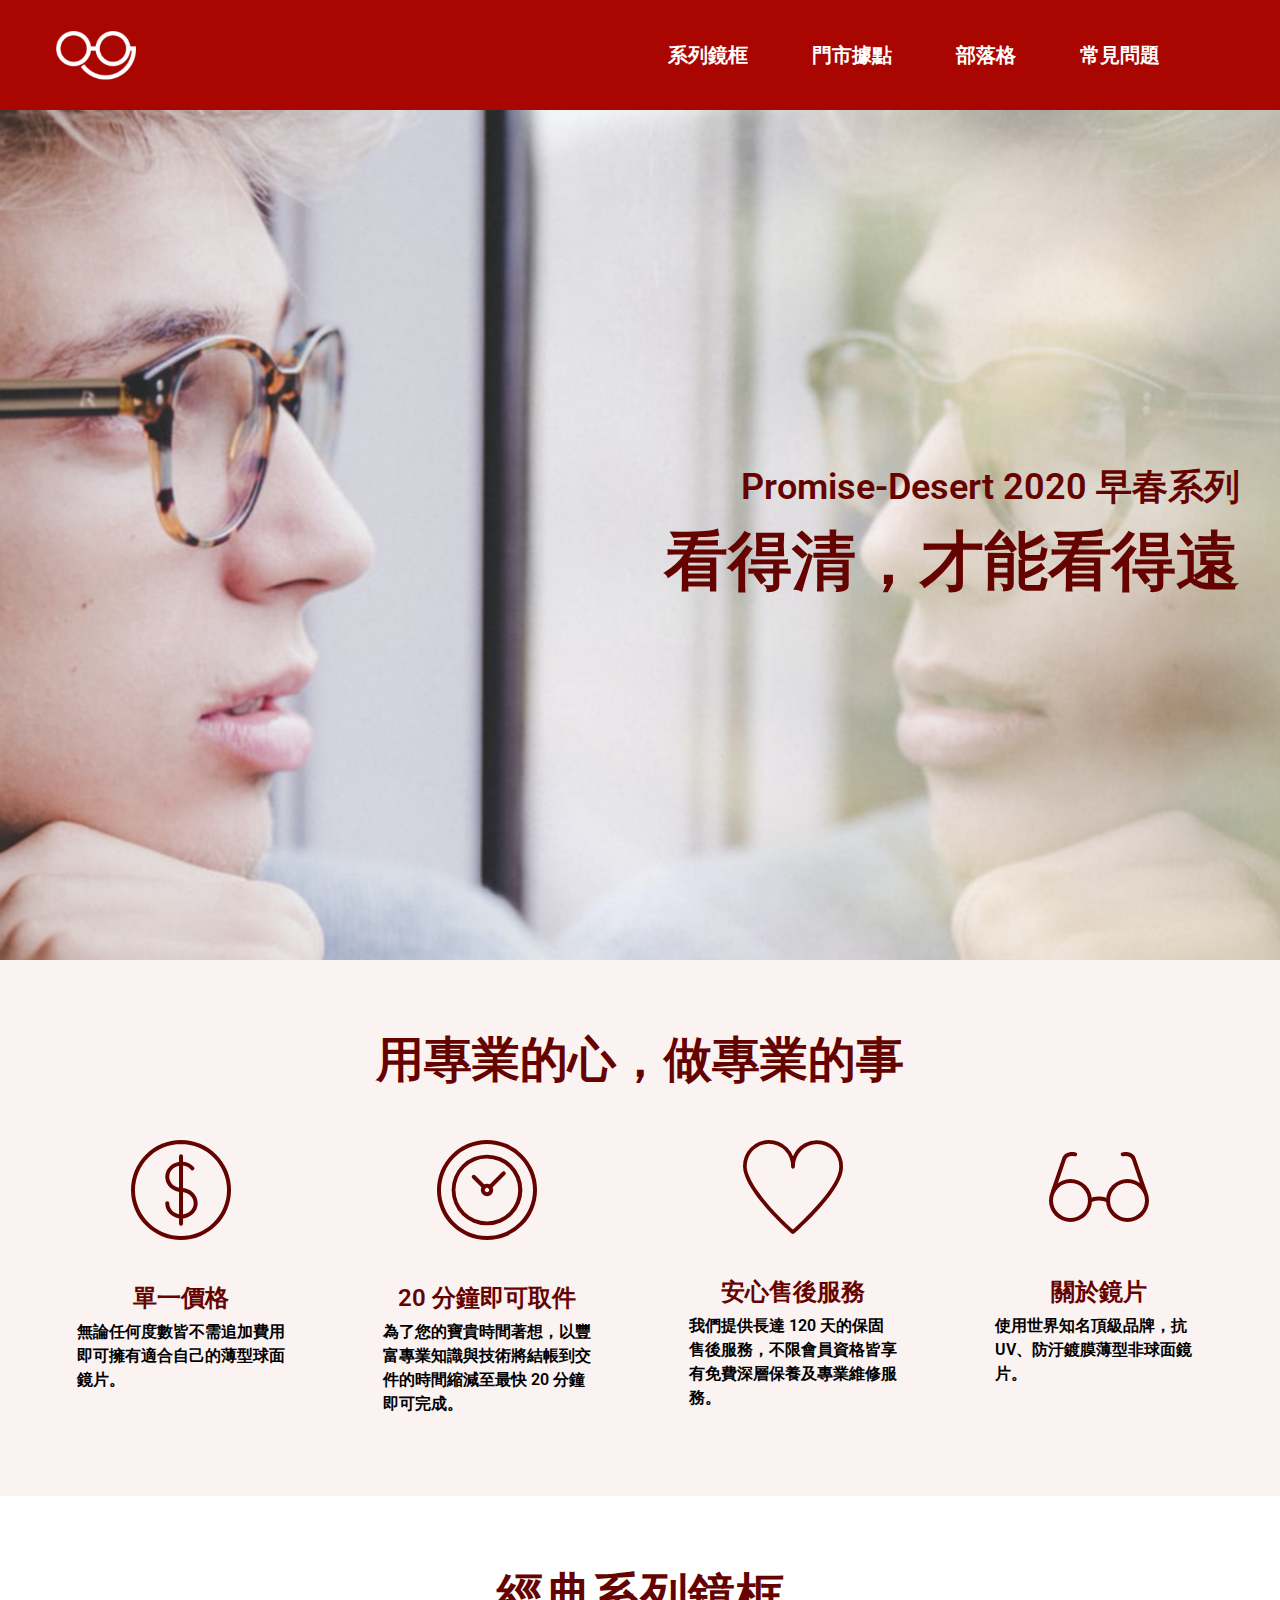
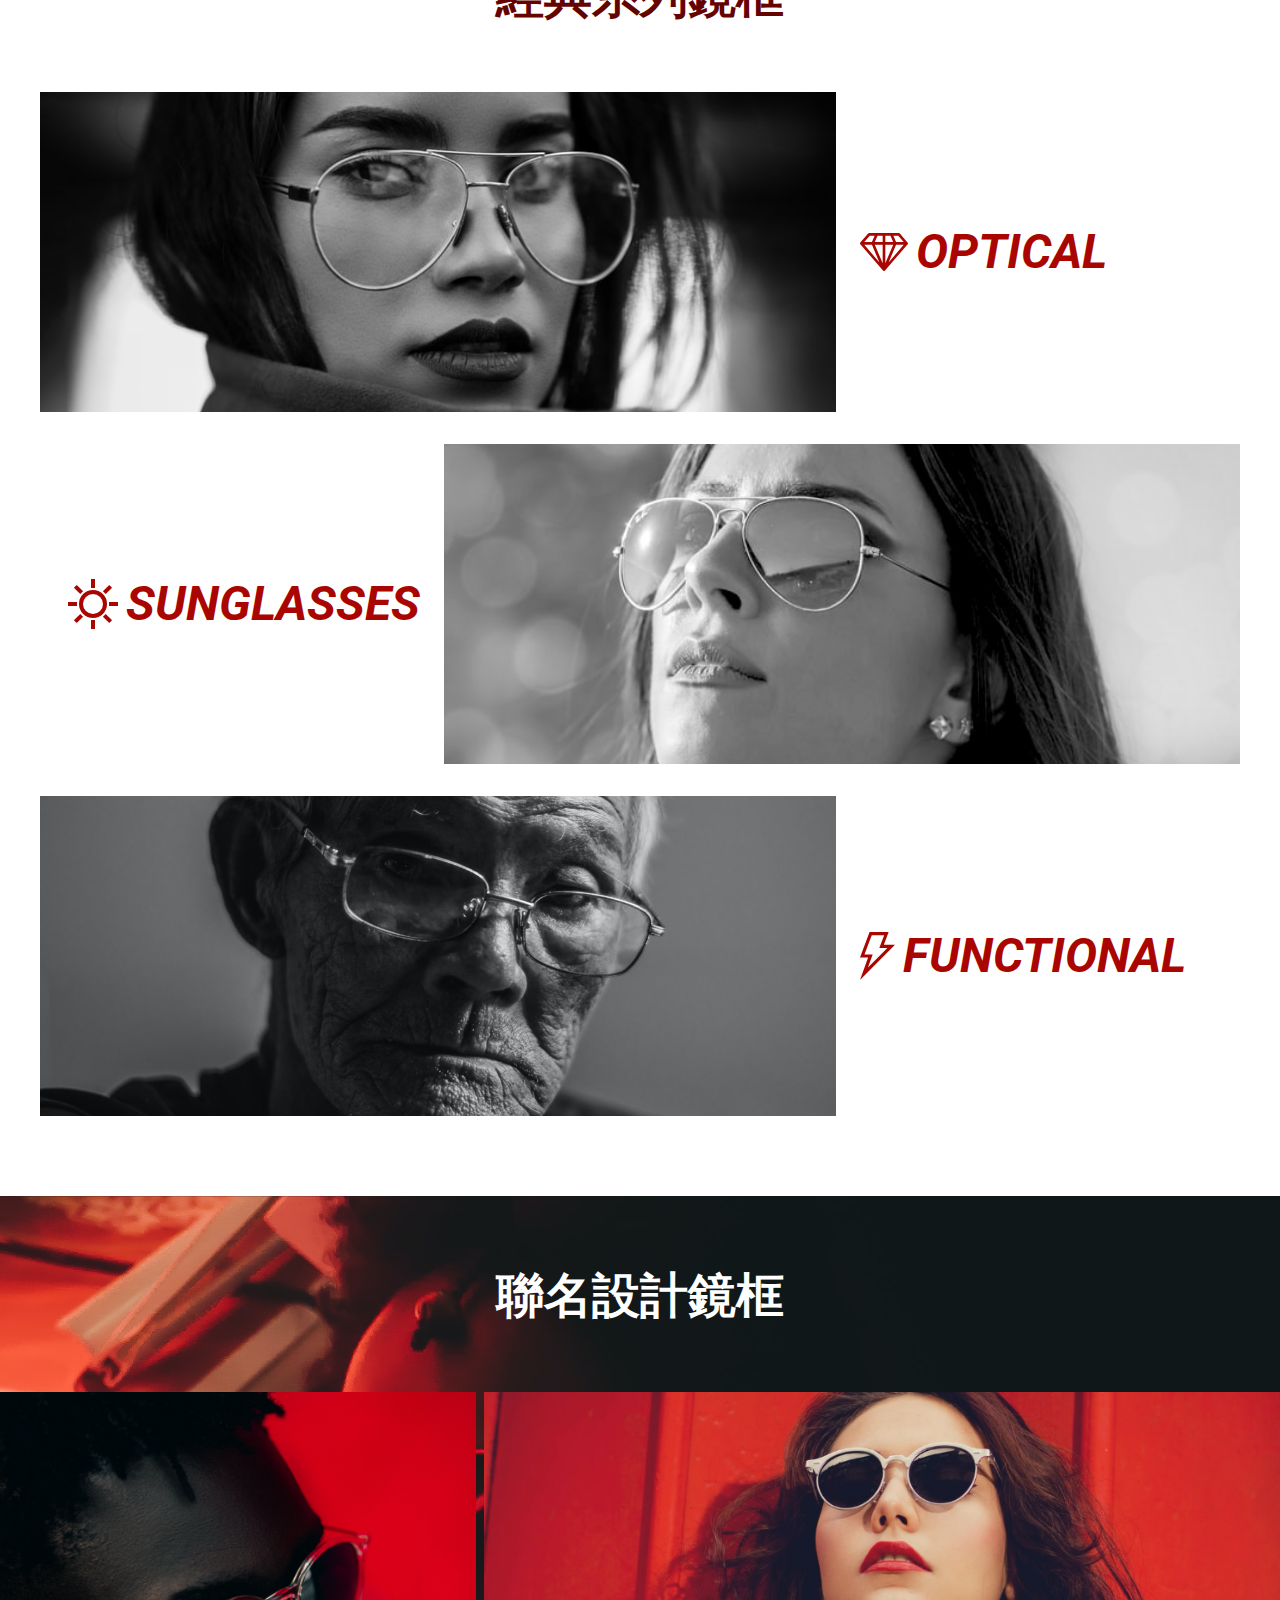
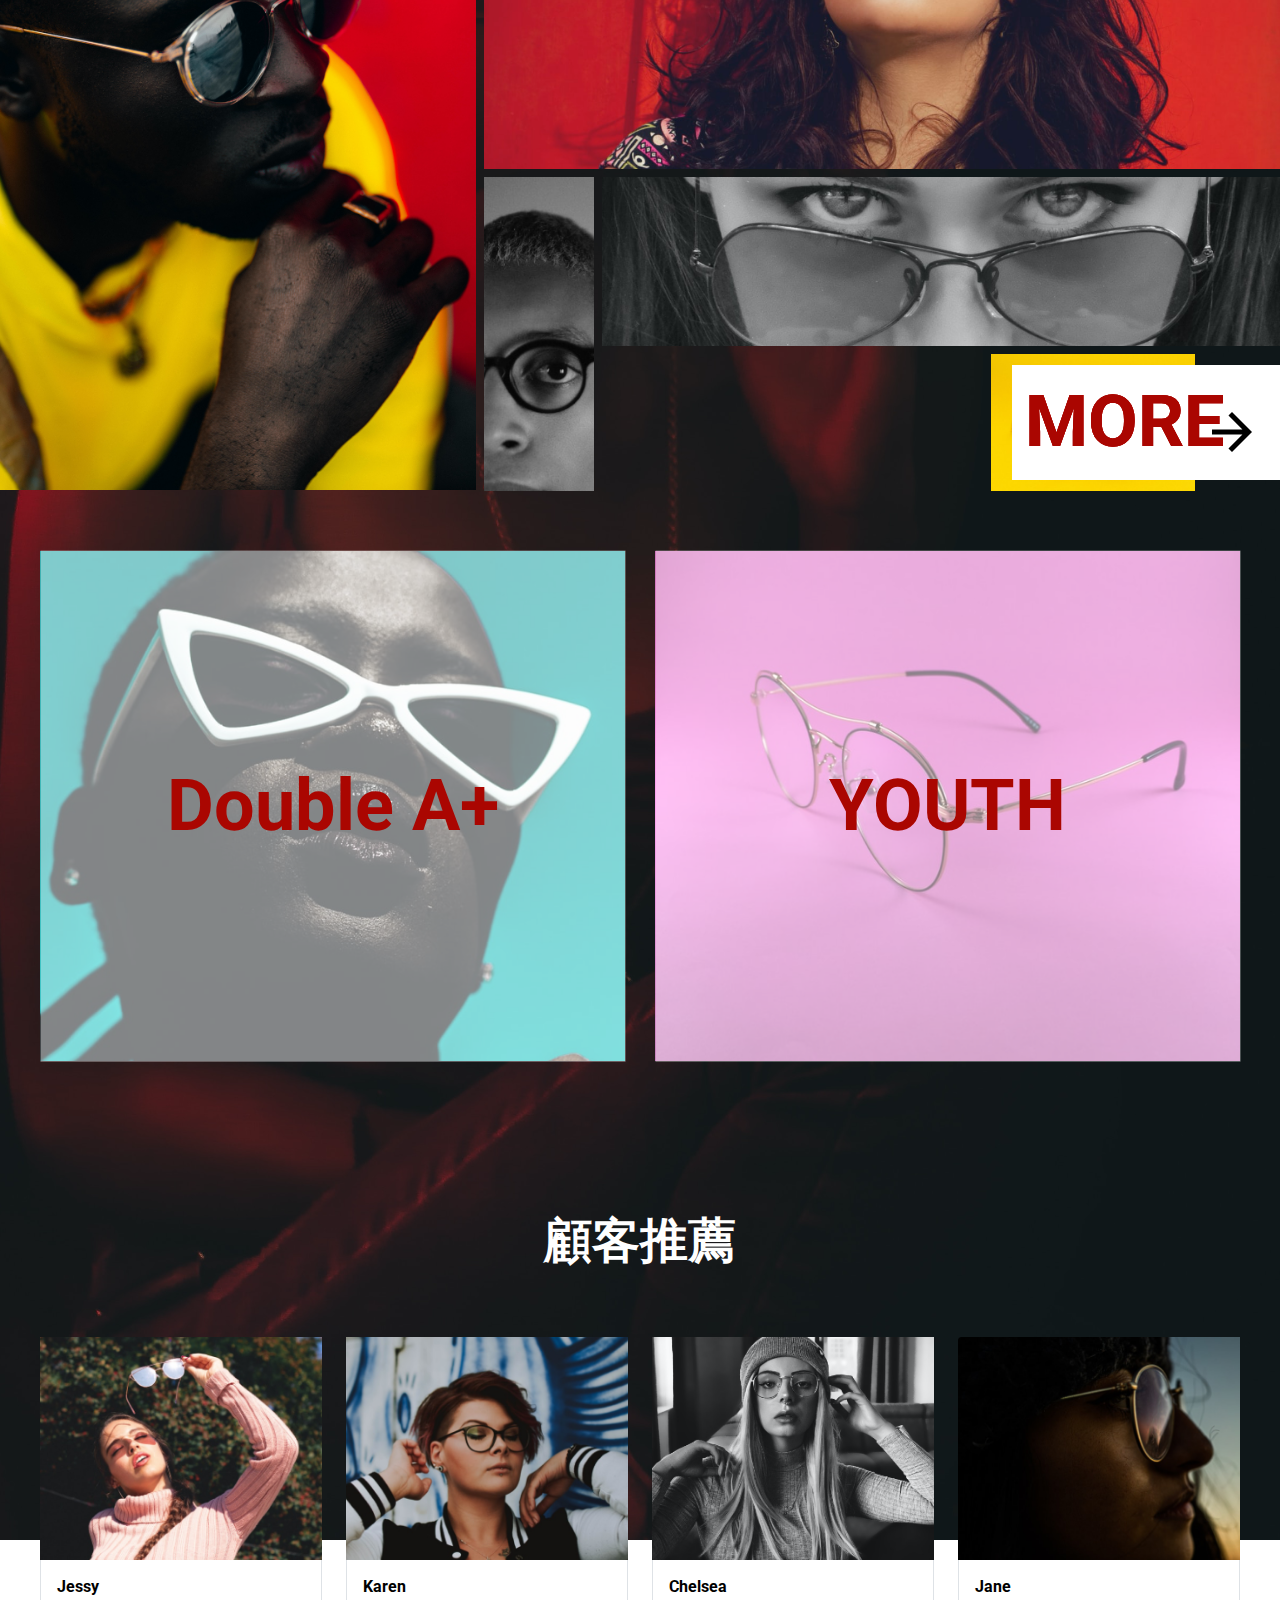
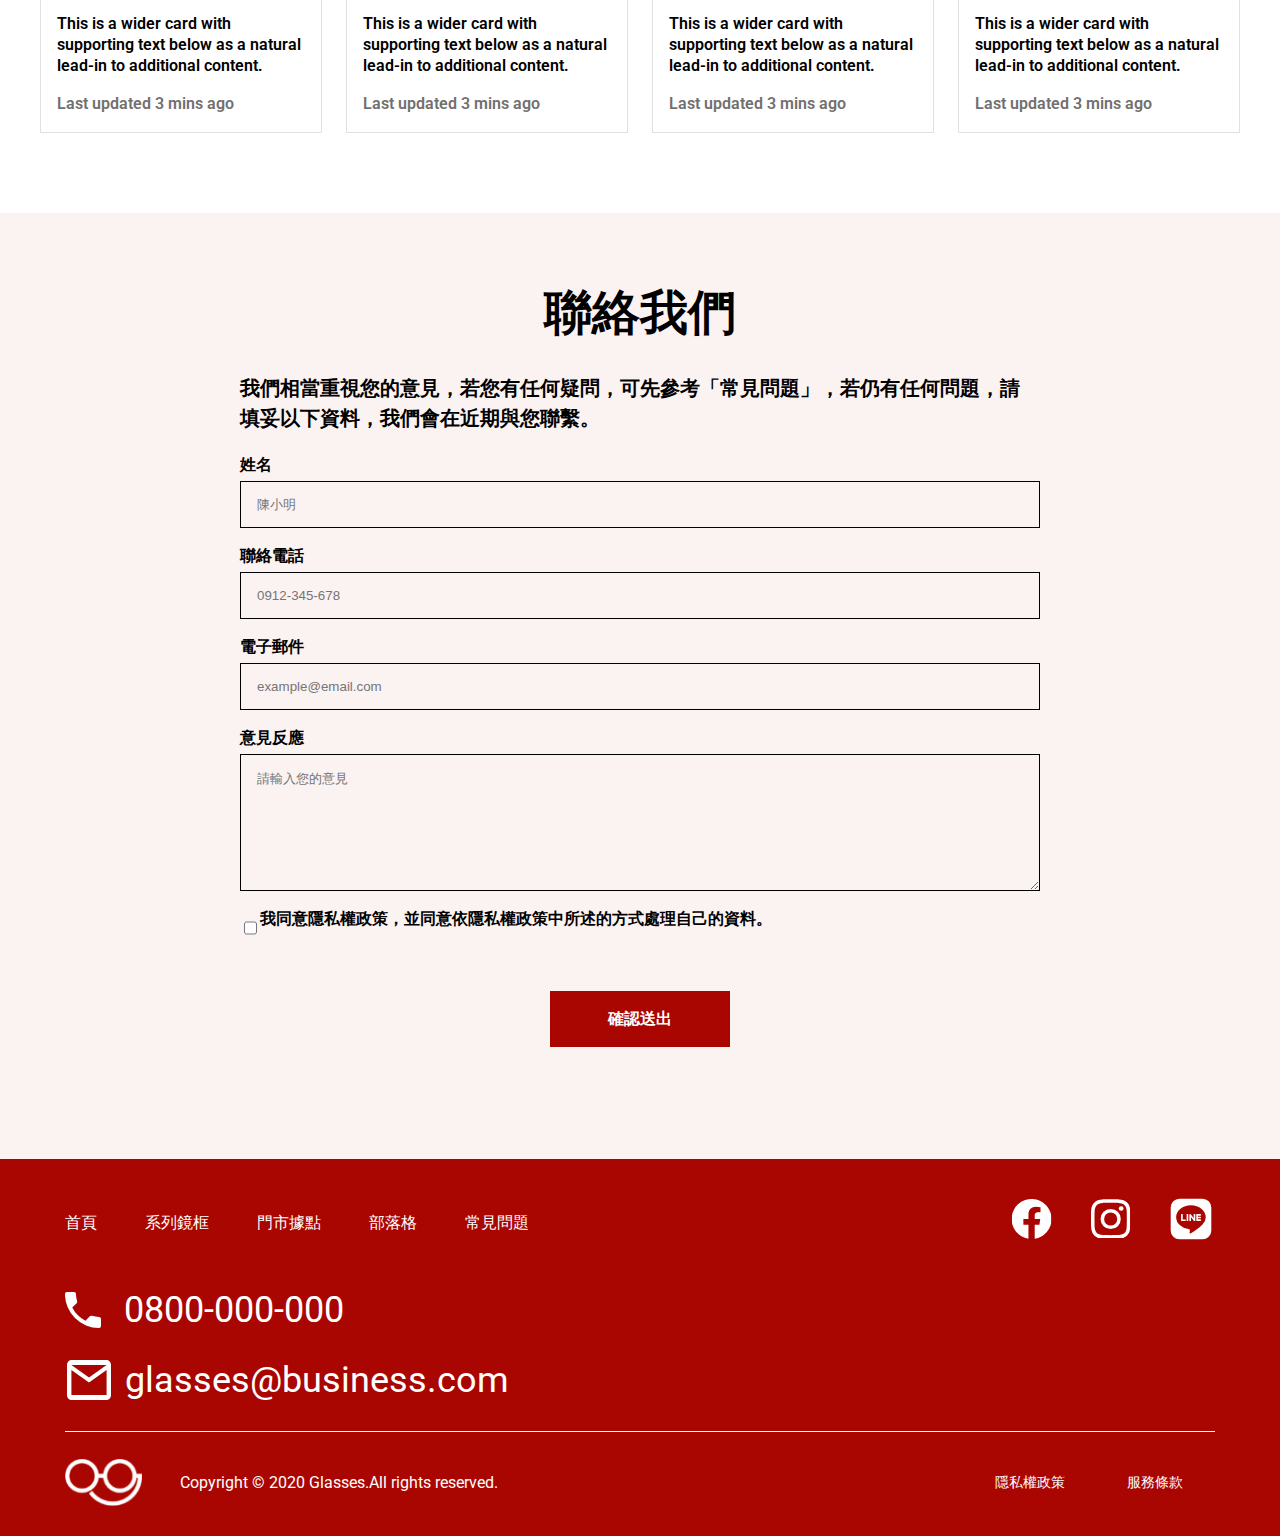
<file: index.html>
<!DOCTYPE html>
<html lang="en">
<head>
  <meta charset="UTF-8">
	<meta name="viewport" content="width=device-width, initial-scale=1.0">
	<title>Week3 Glasses</title>
	<link rel="shortcut icon" href="https://www.hexschool.com/favicon.ico">
	
	<link href="https://fonts.googleapis.com/css2?family=Roboto:ital,wght@1,500;1,700;1,900&display=swap" rel="stylesheet">
	<link rel="stylesheet" type="text/css" href="https://cdnjs.cloudflare.com/ajax/libs/font-awesome/5.13.0/css/all.min.css">

	<link rel="stylesheet" href="css/style.css">


</head>
<body>
	<div class="header">
		<div class="nav dfSb">
			<a href="#" class="hamIcon"><i class="fas fa-bars fa-lg "></i></a>
			<h1><a href="index.html" class="logo"><img src="images/logo.png">Glasses</a></h1>
			<ul class="menu df">
				<li><a class="decoColorTxt" href="opticalProduct.html">系列鏡框</a></li>
				<li><a class="decoColorTxt" href="location.html">門市據點</a></li>
				<li><a class="decoColorTxt" href="#">部落格</a></li>
				<li><a class="decoColorTxt" href="faq.html">常見問題</a></li>
			</ul>
		</div>	
		<div class="banner">
			<div class="slogan container">
				<p class="secondaryColorTxt">Promise-Desert 2020 早春系列</p>
				<h2 class="secondaryColorTxt">看得清，才能看得遠</h2>
			</div>
		</div>   
	</div>
	<div class="professional pt64">
		<h2 class="sectionTitle secondaryColorTxt">用專業的心，做專業的事</h2>
		<ul class="profList container dfSb">
			<li class="dfColumn">
				<img src="images/icon-dollar.svg" alt="">
				<h3 class="ListTitel secondaryColorTxt">單一價格</h3>
				<p>無論任何度數皆不需追加費用 即可擁有適合自己的薄型球面 鏡片。</p>
			</li>
			<li class="dfColumn">
				<img src="images/icon-clock.svg" alt="">
				<h3 class="ListTitel secondaryColorTxt">20 分鐘即可取件</h3>
				<p>為了您的寶貴時間著想，以豐 富專業知識與技術將結帳到交 件的時間縮減至最快 20 分鐘 即可完成。</p>
			</li>
			<li class="dfColumn">
				<img src="images/icon-heart.svg" alt="">
				<h3 class="ListTitel secondaryColorTxt">安心售後服務</h3>
				<p>我們提供長達 120 天的保固售後服務，不限會員資格皆享有免費深層保養及專業維修服務。</p>
			</li>
			<li class="dfColumn">
				<img src="images/icon-glasses.svg" alt="">
				<h3 class="ListTitel secondaryColorTxt">關於鏡片</h3>
				<p>使用世界知名頂級品牌，抗UV、防汙鍍膜薄型非球面鏡片。</p>
			</li>
		</ul>
	</div>
	<div class="classicProduct pt64">
		<h2 class="sectionTitle secondaryColorTxt mb60">經典系列鏡框</h2>
		<ul class="classicList container">

			<li>
				<img class="classicImg" src="images/product-1.png" alt="">
				<div class="classicCategory">
					<img class="categoryIcon " src="images/icon-diamond.svg" alt="">
					<img class=" categoryIcon mobileIcon" src="images/icon-diamond-white.svg" alt="">
					<h3 class="categoryTitle">optical</h3>
				</div>
			</li>

			<li>
				<div class="hoverImg">
					<img class="classicImg" src="images/product-2.png" alt="">
				</div>
				<div class="classicCategory">
					<img class="categoryIcon " src="images/icon-sun.svg" alt="">
					<img class=" categoryIcon mobileIcon" src="images/icon-sun-white.svg" alt="">
					<h3 class="categoryTitle">sunglasses</h3>
				</div>
			</li>

			<li>
				<img class="classicImg" src="images/product-3.png" alt="">
				<div class="classicCategory">
					<img class="categoryIcon " src="images/icon-thunder.svg" alt="">
					<img class=" categoryIcon mobileIcon" src="images/icon-thunder-white.svg" alt="">
					<h3 class="categoryTitle">functional</h3>
				</div>
			</li>
		</ul>
	</div>

	<div class="brandProduct pt64">
		<h2 class="sectionTitle decoColorTxt mb60">聯名設計鏡框</h2>
		<div class="brandTop df mb60">
			<div class="brandLeft">
				<img src="images/product-4.png" alt="">
			</div>
			<div class="brandRight">
				<div class="brandRightTop"><img src="images/product-5.png" alt=""></div>
				<!-- mobile才會顯示 -->
				<div class="mobileShowImg"><img src="images/product-7.png" alt=""></div>
				<!-- ------------- -->
				<div class="brandRightBtm df">
					<div class="btmLeft"><img src="images/product-6.png" alt=""></div>
					<div class="btmRight dfColumn">
						<div class="btmRightTop"><img src="images/product-7.png" alt=""></div>
						<div class="moreTxt contact dfSb">
							<img src="images/more.png" alt="">
							<span class="df">MORE</span>
							<img class="moreArrow"src="images/icon-arrow.svg" alt="">
						</div>
					</div>
				</div>
			</div>
		</div>
		<!-- double A+ and YOUTH -->
		<div class="brandBtm container dfSb">
			<div class="brandBtmItem">
				<img src="images/product-8.png" alt="">
				<P class="dfCenter">Double A+</P>
			</div>
			<div class="brandBtmItem">
				<img src="images/product-9.png">
				<p class="dfCenter">YOUTH</p>
			</div>
		</div>	
	</div>

	<div class="customer container">
		<h2 class="sectionTitle decoColorTxt mb60">顧客推薦</h2>
		<ul class="customerList dfSb">
			<li class="listCard">
				<img src="images/rec-1.png" alt="">
				<div class="customerTxt">
					<h3 class="mb16">Jessy</h3>
					<p class="mb16">This is a wider card with supporting text below as a natural lead-in to additional content.</p>
					<span>Last updated 3 mins ago</span>
				</div>
			</li>
			<li class="listCard">
				<img src="images/rec-2.png" alt="">
				<div class="customerTxt">
					<h3 class="mb16">Karen</h3>
					<p class="mb16">This is a wider card with supporting text below as a natural lead-in to additional content.</p>
					<span>Last updated 3 mins ago</span>
				</div>
			</li>
			<li class="listCard">
				<img src="images/rec-3.png" alt="">
				<div class="customerTxt">
					<h3 class="mb16">Chelsea</h3>
					<p class="mb16">This is a wider card with supporting text below as a natural lead-in to additional content.</p>
					<span>Last updated 3 mins ago</span>
				</div>
			</li>
			<li class="listCard">
				<img src="images/rec-4.png" alt="">
				<div class="customerTxt">
					<h3 class="mb16">Jane</h3>
					<p class="mb16">This is a wider card with supporting text below as a natural lead-in to additional content.</p>
					<span>Last updated 3 mins ago</span>
				</div>
			</li>
		</ul>
	</div>

	<div class="contactUs pt64">
		<div class="container">
			<h2 class="sectionTitle">聯絡我們</h2>
			<div class="contactInfo dfColumn">
				<p>
					我們相當重視您的意見，若您有任何疑問，可先參考「常見問題」，若仍有任何問題，請填妥以下資料，我們會在近期與您聯繫。
				</p>
				<ul class="customerInfo ">
					<li class="dfColumn mb16">
						<label class="infoTitle" for="personName">姓名</label>
	    			<input class="infoContent" id="personName" type="text" name="personName" value="" placeholder="陳小明">
					</li>
					<li class="dfColumn mb16">
						<label class="infoTitle" for="phone">聯絡電話</label>
	    			<input class="infoContent" id="phone" type="tel" name="phone" value="" placeholder="0912-345-678">
					</li>
					<li class="dfColumn mb16">
						<label class="infoTitle" for="mail">電子郵件</label>
	    			<input class="infoContent" id="mail" type="email" name="mail" value="" placeholder="example@email.com">
					</li>
					<li class="dfColumn mb16">
						<label class="infoTitle" for="comments">意見反應</label>
						<textarea class="infoContent" name="comments" id="comments" placeholder="請輸入您的意見" rows="7"></textarea>
					</li>					
				</ul>
				<div class="checkPolicy df">
					<label class="checkPolicy df" for="policyChecked"></label>
					<input type="checkbox" id="policyChecked" name="policy" value="policyChecked" >我同意隱私權政策，並同意依隱私權政策中所述的方式處理自己的資料。
				</div>
				<div class="btnSubmit">
					<p>確認送出</p>
				</div>
			</div>
		</div>	
	</div>


	<div class="footer">
		<div class="container">
			<div class="topSide">
				<div class="topSideNav dfSb">
					<ul class="btmMenu df">
						<li><a class="decoColorTxt" href="index.html">首頁</a></li>
						<li><a class="decoColorTxt" href="opticalProduct.html">系列鏡框</a></li>
						<li><a class="decoColorTxt" href="location.html">門市據點</a></li>
						<li><a class="decoColorTxt" href="#">部落格</a></li>
						<li><a class="decoColorTxt" href="faq.html">常見問題</a></li>
					</ul>
					<ul class="mediaIcon df">
						<li><a href="#"><img src="images/icon-fb.svg" alt=""></a></li>
						<li><a href="#"><img src="images/icon-ig.svg" alt=""></a></li>
						<li><a href="#"><img src="images/icon-line.svg" alt=""></a></li>
					</ul>
				</div>
				<ul class="contact">
					<li class="df">
						<img src="images/icon-phone.svg" alt="">
						<p class="companyInfo decoColorTxt">0800-000-000</p>
					</li>
					<li class="df">
						<img src="images/icon-mail.svg" alt="">
						<p class="companyInfo decoColorTxt">glasses@business.com</p>
					</li>
				</ul>
			</div>
			<div class="btmSide df">
				<a href="index.html" class="btmLogo"><img src="images/logo.png"></a>
				<p class="copyright decoColorTxt">Copyright © 2020 Glasses.All rights reserved.</p>
				<ul class="policy df">
					<li><a class="decoColorTxt" href="#">隱私權政策</a></li>
					<li><a class="decoColorTxt" href="#">服務條款</a></li>
				</ul>
			</div>
		</div>
	</div>
	<script src="js/jquery-3.5.0.min.js"></script>
	<script src="js/all.js"></script>

</body>
</html>
</file>
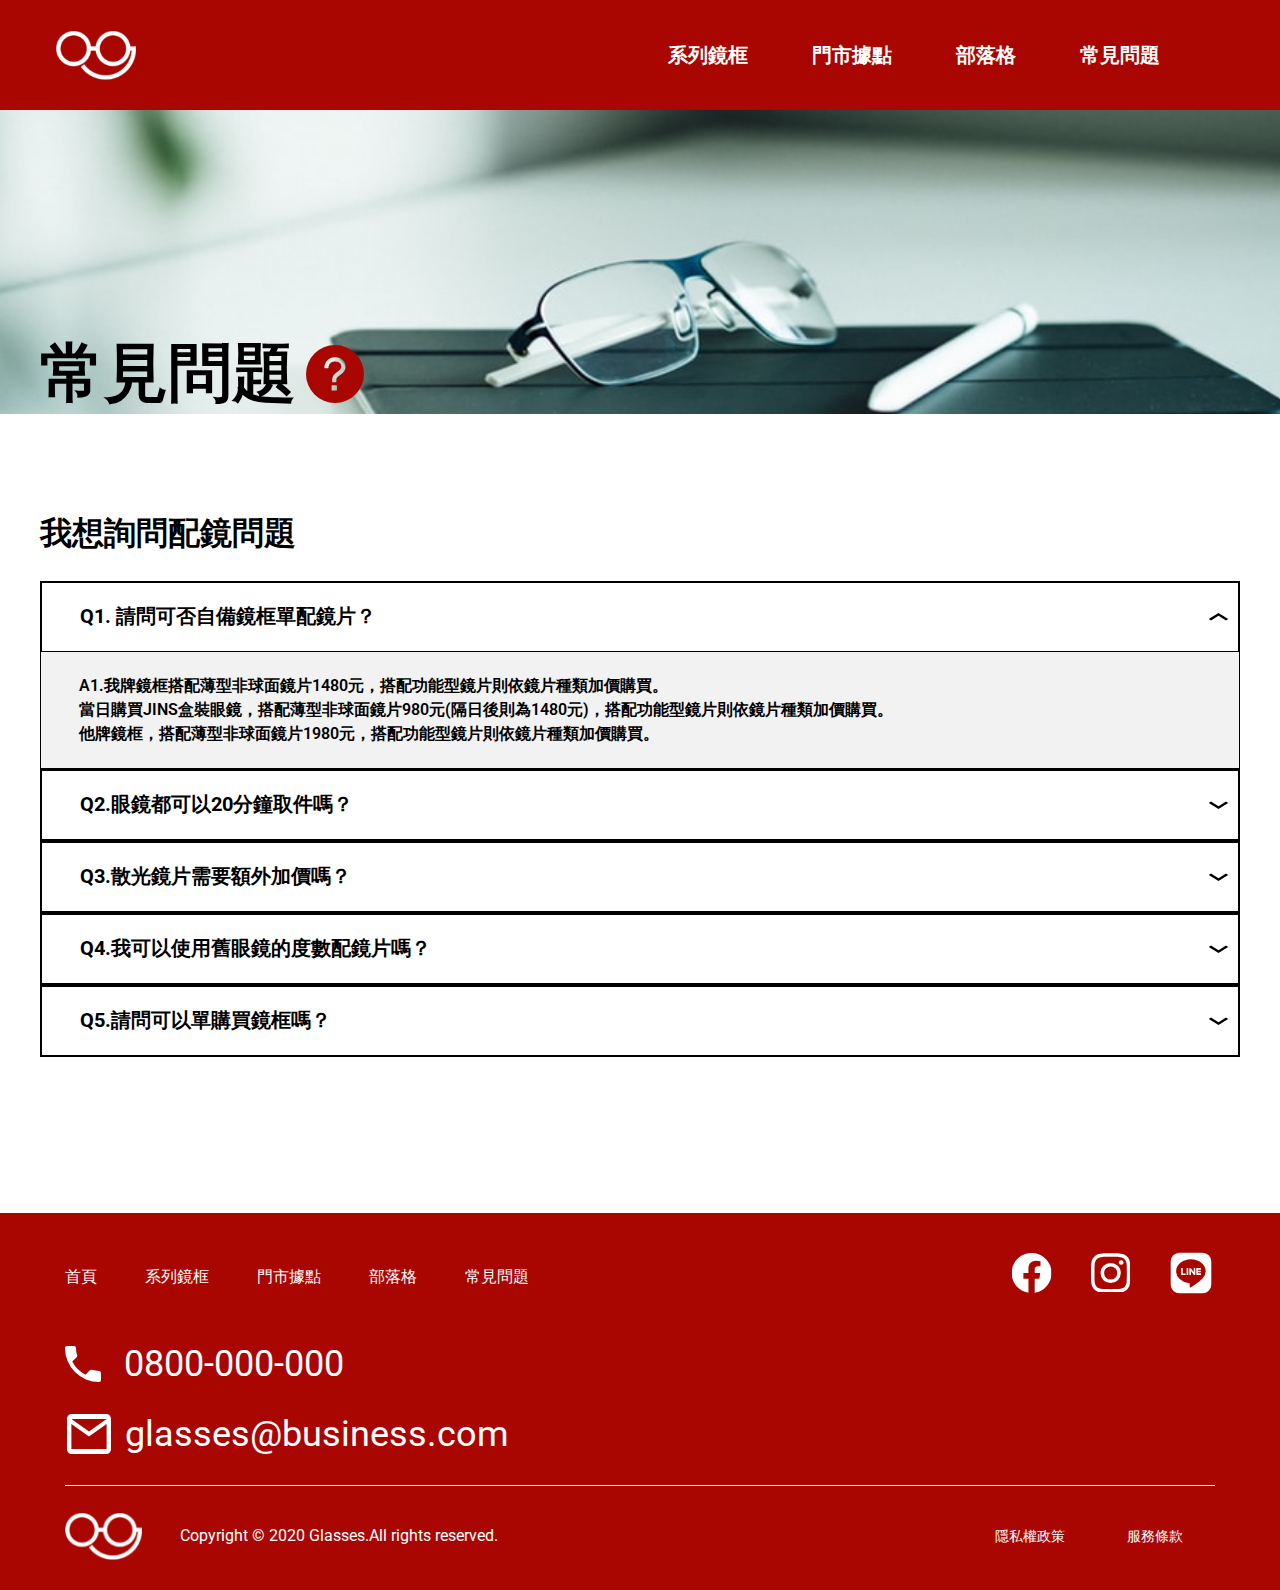
<file: faq.html>
<!DOCTYPE html>
<html lang="en">
<head>
  <meta charset="UTF-8">
	<meta name="viewport" content="width=device-width, initial-scale=1.0">
	<title>Glasses</title>
	<link rel="shortcut icon" href="https://www.hexschool.com/favicon.ico">
	
	<link href="https://fonts.googleapis.com/css2?family=Roboto:ital,wght@1,500;1,700;1,900&display=swap" rel="stylesheet">
	<link rel="stylesheet" type="text/css" href="https://cdnjs.cloudflare.com/ajax/libs/font-awesome/5.13.0/css/all.min.css">

	<link rel="stylesheet" href="css/style.css">


</head>
<body>
	<div class="header">
		<div class="nav dfSb">
      <a href="#" class="hamIcon"><i class="fas fa-bars fa-lg "></i></a>
      <h1><a href="index.html" class="logo"><img src="images/logo.png">Glasses</a></h1>
      <ul class="menu df">
        <li><a class="decoColorTxt" href="opticalProduct.html">系列鏡框</a></li>
        <li><a class="decoColorTxt" href="location.html">門市據點</a></li>
        <li><a class="decoColorTxt" href="#">部落格</a></li>
        <li><a class="decoColorTxt" href="faq.html">常見問題</a></li>
      </ul>
    </div>
	</div>

	<div class="faqBanner bgBanner">
		<div class="container">
			<div class="pageTitleRegion df">
				<h2 class="pageTitle">常見問題</h2>
				<img src="images/qa-circle.svg" alt="">
			</div>
		</div>	
	</div>

	<div class="qaList container">
    <h2 class="mb16">我想詢問配鏡問題</h2>
      <ul class="card">
        <li class="cardItem">
          <div class="cardItemHeader">
            <a href="#" class="dfSb">
              <h3>Q1. 請問可否自備鏡框單配鏡片？</h3>
              <img class="down" src="images/icon-arrow_down.svg" alt="">
              <img class="up" src="images/icon-arrow_up.svg" alt="">
            </a>
          </div>
          <div class="cardItemBody">
            <p>A1.我牌鏡框搭配薄型非球面鏡片1480元，搭配功能型鏡片則依鏡片種類加價購買。<br>
              當日購買JINS盒裝眼鏡，搭配薄型非球面鏡片980元(隔日後則為1480元)，搭配功能型鏡片則依鏡片種類加價購買。<br>
              他牌鏡框，搭配薄型非球面鏡片1980元，搭配功能型鏡片則依鏡片種類加價購買。
            </p>
          </div>
        </li>
        <li class="cardItem">
          <div class="cardItemHeader">
            <a href="#" class="dfSb">
              <h3>Q2.眼鏡都可以20分鐘取件嗎？</h3>
              <img class="down" src="images/icon-arrow_down.svg" alt="">
              <img class="up" src="images/icon-arrow_up.svg" alt="">
            </a>
          </div>
          <div class="cardItemBody">
            <p>A2.我牌鏡框搭配薄型非球面鏡片1480元，搭配功能型鏡片則依鏡片種類加價購買。<br>
              當日購買JINS盒裝眼鏡，搭配薄型非球面鏡片980元(隔日後則為1480元)，搭配功能型鏡片則依鏡片種類加價購買。<br>
              他牌鏡框，搭配薄型非球面鏡片1980元，搭配功能型鏡片則依鏡片種類加價購買。
            </p>
          </div>
        </li>
        <li class="cardItem">
          <div class="cardItemHeader">
            <a href="#" class="dfSb">
              <h3>Q3.散光鏡片需要額外加價嗎？</h3>
              <img class="down" src="images/icon-arrow_down.svg" alt="">
              <img class="up" src="images/icon-arrow_up.svg" alt="">
            </a>
          </div>
          <div class="cardItemBody">
            <p>A3.我牌鏡框搭配薄型非球面鏡片1480元，搭配功能型鏡片則依鏡片種類加價購買。<br>
              當日購買JINS盒裝眼鏡，搭配薄型非球面鏡片980元(隔日後則為1480元)，搭配功能型鏡片則依鏡片種類加價購買。<br>
              他牌鏡框，搭配薄型非球面鏡片1980元，搭配功能型鏡片則依鏡片種類加價購買。
            </p>
          </div>
        </li>
        <li class="cardItem">
          <div class="cardItemHeader">
            <a href="#" class="dfSb">
              <h3>Q4.我可以使用舊眼鏡的度數配鏡片嗎？</h3>
              <img class="down" src="images/icon-arrow_down.svg" alt="">
              <img class="up" src="images/icon-arrow_up.svg" alt="">
            </a>
          </div>
          <div class="cardItemBody">
            <p>A4.我牌鏡框搭配薄型非球面鏡片1480元，搭配功能型鏡片則依鏡片種類加價購買。<br>
              當日購買JINS盒裝眼鏡，搭配薄型非球面鏡片980元(隔日後則為1480元)，搭配功能型鏡片則依鏡片種類加價購買。<br>
              他牌鏡框，搭配薄型非球面鏡片1980元，搭配功能型鏡片則依鏡片種類加價購買。
            </p>
          </div>
        </li>
        <li class="cardItem">
          <div class="cardItemHeader">
            <a href="#" class="dfSb">
              <h3>Q5.請問可以單購買鏡框嗎？</h3>
              <img class="down" src="images/icon-arrow_down.svg" alt="">
              <img class="up" src="images/icon-arrow_up.svg" alt="">
            </a>
          </div>
          <div class="cardItemBody">
            <p>A5.我牌鏡框搭配薄型非球面鏡片1480元，搭配功能型鏡片則依鏡片種類加價購買。<br>
              當日購買JINS盒裝眼鏡，搭配薄型非球面鏡片980元(隔日後則為1480元)，搭配功能型鏡片則依鏡片種類加價購買。<br>
              他牌鏡框，搭配薄型非球面鏡片1980元，搭配功能型鏡片則依鏡片種類加價購買。
            </p>
          </div>
        </li>
      </ul>
	</div>



	<div class="footer">
    <div class="container">
      <div class="topSide">
        <div class="topSideNav dfSb">
          <ul class="btmMenu df">
            <li><a class="decoColorTxt" href="index.html">首頁</a></li>
            <li><a class="decoColorTxt" href="opticalProduct.html">系列鏡框</a></li>
            <li><a class="decoColorTxt" href="location.html">門市據點</a></li>
            <li><a class="decoColorTxt" href="#">部落格</a></li>
            <li><a class="decoColorTxt" href="faq.html">常見問題</a></li>
          </ul>
          <ul class="mediaIcon df">
            <li><a href="#"><img src="images/icon-fb.svg" alt=""></a></li>
            <li><a href="#"><img src="images/icon-ig.svg" alt=""></a></li>
            <li><a href="#"><img src="images/icon-line.svg" alt=""></a></li>
          </ul>
        </div>
        <ul class="contact">
          <li class="df">
            <img src="images/icon-phone.svg" alt="">
            <p class="companyInfo decoColorTxt">0800-000-000</p>
          </li>
          <li class="df">
            <img src="images/icon-mail.svg" alt="">
            <p class="companyInfo decoColorTxt">glasses@business.com</p>
          </li>
        </ul>
      </div>
      <div class="btmSide df">
        <a href="index.html" class="btmLogo"><img src="images/logo.png"></a>
        <p class="copyright decoColorTxt">Copyright © 2020 Glasses.All rights reserved.</p>
        <ul class="policy df">
          <li><a class="decoColorTxt" href="#">隱私權政策</a></li>
          <li><a class="decoColorTxt" href="#">服務條款</a></li>
        </ul>
      </div>
    </div>
  </div>
	<script src="js/jquery-3.5.0.min.js"></script>
	<script src="js/all.js"></script>

</body>
</html>
</file>
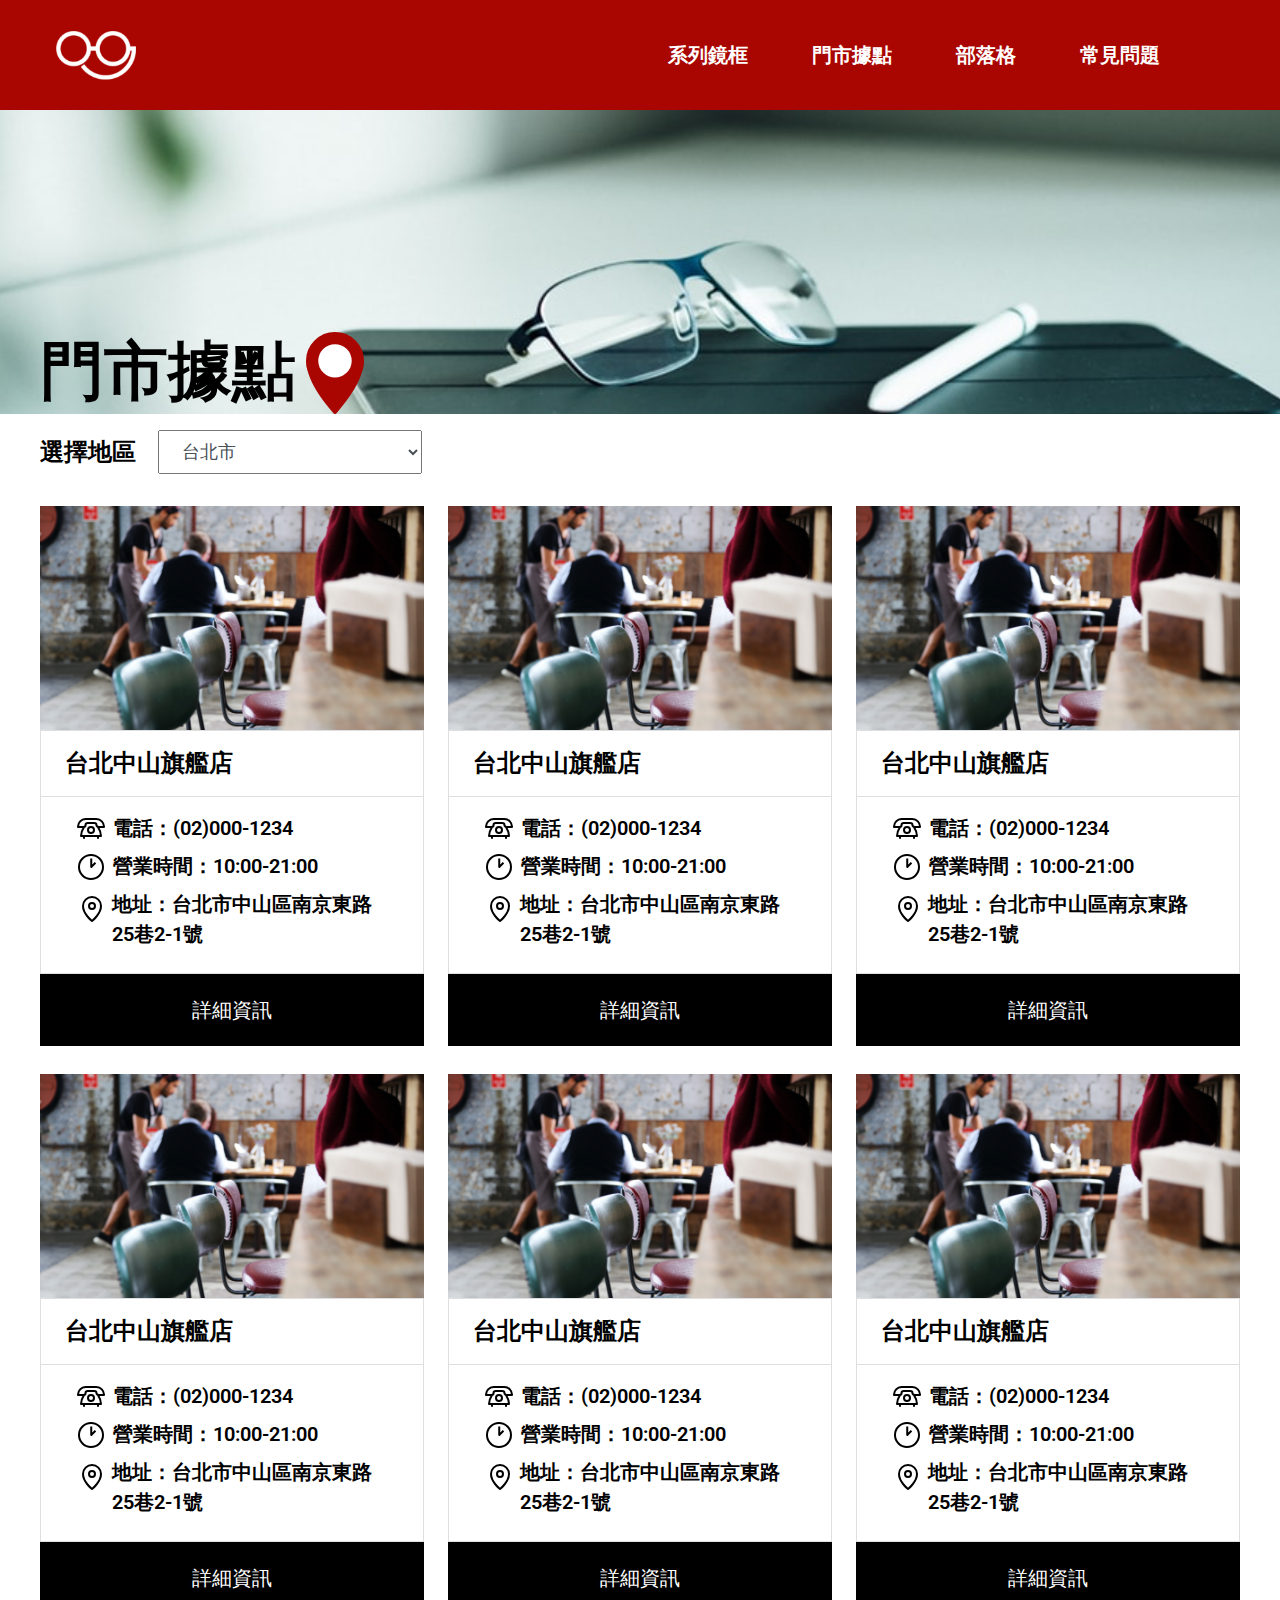
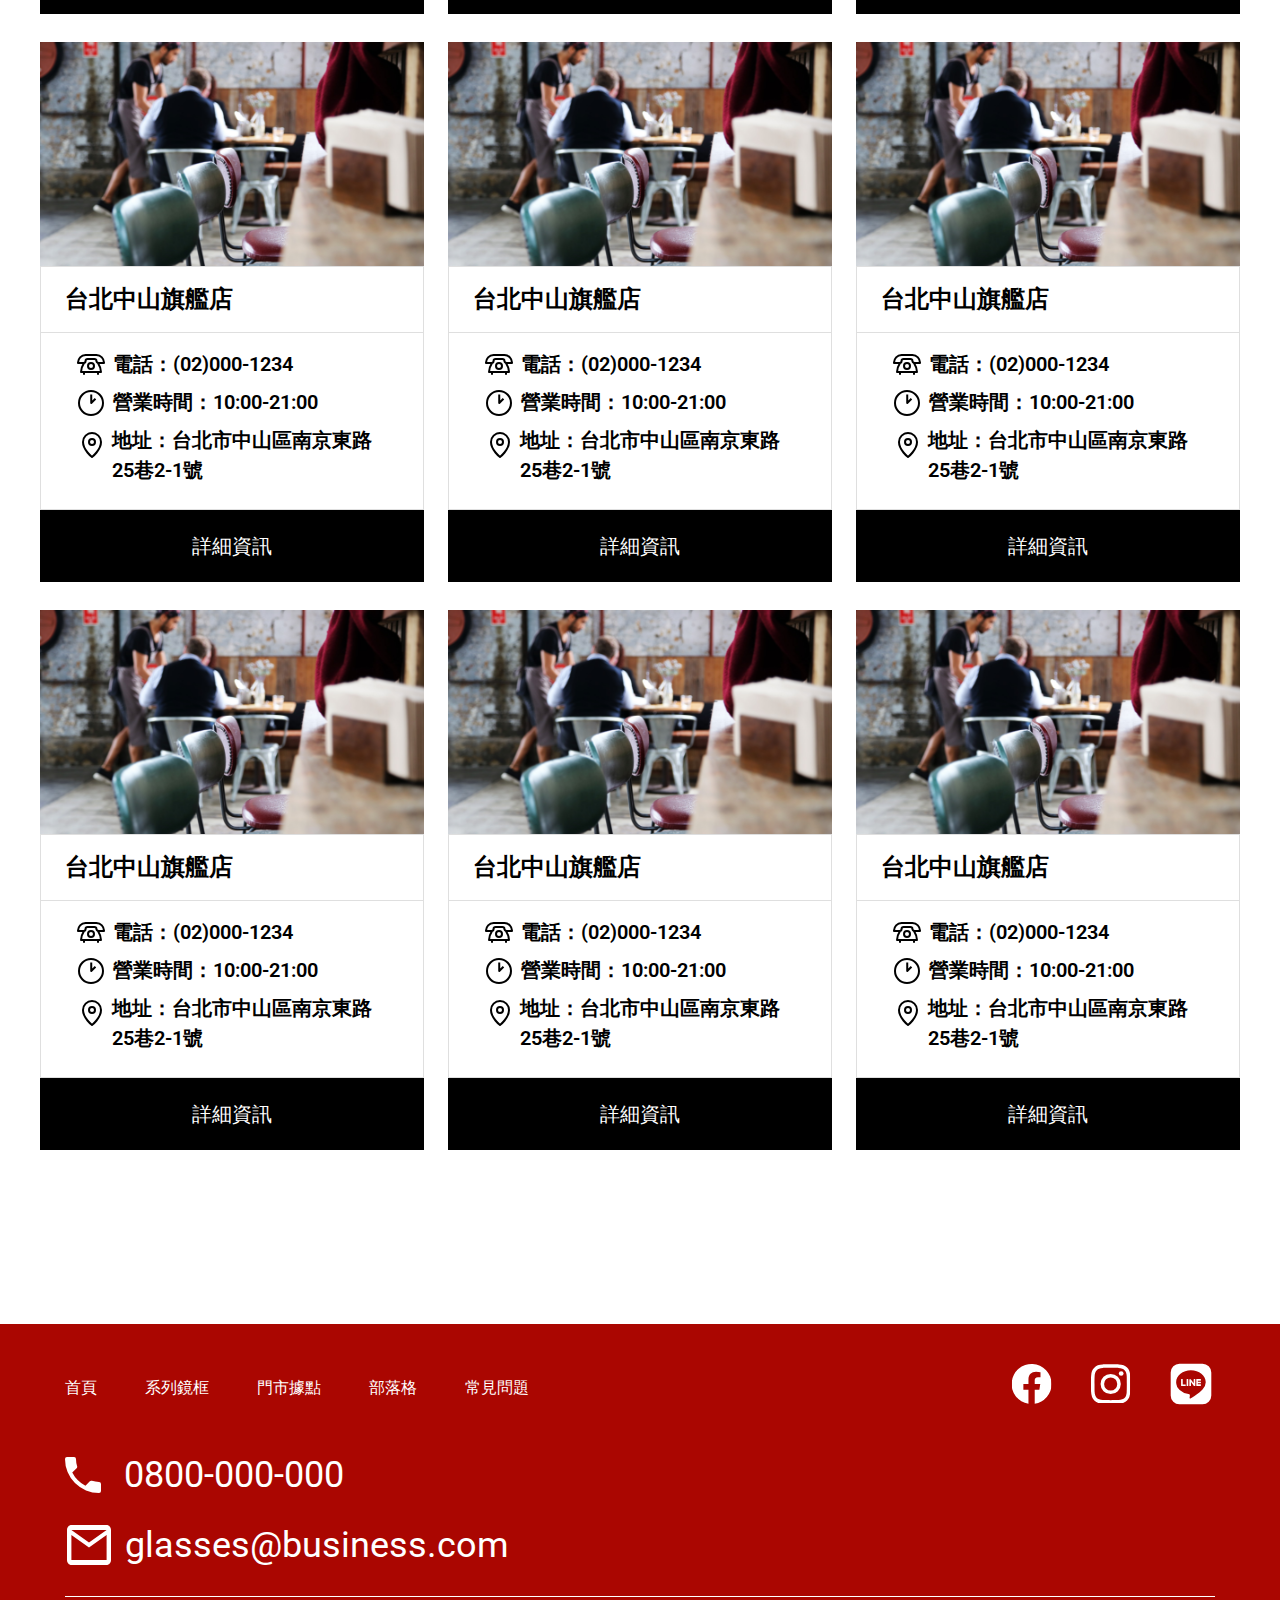
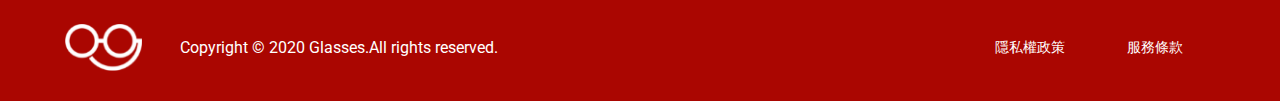
<file: location.html>
<!DOCTYPE html>
<html lang="en">
<head>
  <meta charset="UTF-8">
	<meta name="viewport" content="width=device-width, initial-scale=1.0">
	<title>Glasses</title>
	<link rel="shortcut icon" href="https://www.hexschool.com/favicon.ico">
	
	<link href="https://fonts.googleapis.com/css2?family=Roboto:ital,wght@1,500;1,700;1,900&display=swap" rel="stylesheet">
	<link rel="stylesheet" type="text/css" href="https://cdnjs.cloudflare.com/ajax/libs/font-awesome/5.13.0/css/all.min.css">

	<link rel="stylesheet" href="css/style.css">


</head>
<body>
	<div class="header">
		<div class="nav dfSb">
			<a href="#" class="hamIcon"><i class="fas fa-bars fa-lg "></i></a>
			<h1><a href="index.html" class="logo"><img src="images/logo.png">Glasses</a></h1>
			<ul class="menu df">
				<li><a class="decoColorTxt" href="opticalProduct.html">系列鏡框</a></li>
				<li><a class="decoColorTxt" href="location.html">門市據點</a></li>
				<li><a class="decoColorTxt" href="#">部落格</a></li>
				<li><a class="decoColorTxt" href="faq.html">常見問題</a></li>
			</ul>
		</div>
	</div>

	<div class="locationBanner bgBanner">
		<div class="container">
			<div class="pageTitleRegion df">
				<h2 class="pageTitle">門市據點</h2>
				<img src="images/icon-location.svg" alt="">
			</div>
		</div>	
	</div>

	<div class="locationSelect container">
		<div class="selected df">
			<p>選擇地區</p>
			<select name="YourLocation">
			　<option value="Taipei">台北市</option>
			　<option value="NewTaipei">新北市</option>
			　<option value="Taoyuan">桃園縣</option>
			　<option value="Hsinchu">新竹縣</option>
			</select>
		</div>
		<ul class="locationList dfWrap dfSb">
			<li class="locationListItem">
				<a href="map.html">
					<img src="images/locate.png" alt="">
					<h2 class="shopName">台北中山旗艦店</h2>
					<ul class="locationInfo">
						<li class="df">
							<img src="images/week4-icon-phone.svg" alt="">
							<p>電話：(02)000-1234</p>
						</li>
						<li class="df">
							<img src="images/week4-icon-clock.svg" alt="">
							<p>營業時間：10:00-21:00</p>
						</li>
						<li class="df">
							<img src="images/icon-map.svg" alt="">
							<p>地址：台北市中山區南京東路25巷2-1號</p>
						</li>
					</ul>
					<input class="decoColorTxt" type="botton" value="詳細資訊">
				</a>
			</li>
			<li class="locationListItem">
				<a href="map.html">
					<img src="images/locate.png" alt="">
					<h2 class="shopName">台北中山旗艦店</h2>
					<ul class="locationInfo">
						<li class="df">
							<img src="images/week4-icon-phone.svg" alt="">
							<p>電話：(02)000-1234</p>
						</li>
						<li class="df">
							<img src="images/week4-icon-clock.svg" alt="">
							<p>營業時間：10:00-21:00</p>
						</li>
						<li class="df">
							<img src="images/icon-map.svg" alt="">
							<p>地址：台北市中山區南京東路25巷2-1號</p>
						</li>
					</ul>
					<input class="decoColorTxt" type="botton" value="詳細資訊">
				</a>
			</li>
			<li class="locationListItem">
				<a href="map.html">
					<img src="images/locate.png" alt="">
					<h2 class="shopName">台北中山旗艦店</h2>
					<ul class="locationInfo">
						<li class="df">
							<img src="images/week4-icon-phone.svg" alt="">
							<p>電話：(02)000-1234</p>
						</li>
						<li class="df">
							<img src="images/week4-icon-clock.svg" alt="">
							<p>營業時間：10:00-21:00</p>
						</li>
						<li class="df">
							<img src="images/icon-map.svg" alt="">
							<p>地址：台北市中山區南京東路25巷2-1號</p>
						</li>
					</ul>
					<input class="decoColorTxt" type="botton" value="詳細資訊">
				</a>
			</li>
			<li class="locationListItem">
				<a href="map.html">
					<img src="images/locate.png" alt="">
					<h2 class="shopName">台北中山旗艦店</h2>
					<ul class="locationInfo">
						<li class="df">
							<img src="images/week4-icon-phone.svg" alt="">
							<p>電話：(02)000-1234</p>
						</li>
						<li class="df">
							<img src="images/week4-icon-clock.svg" alt="">
							<p>營業時間：10:00-21:00</p>
						</li>
						<li class="df">
							<img src="images/icon-map.svg" alt="">
							<p>地址：台北市中山區南京東路25巷2-1號</p>
						</li>
					</ul>
					<input class="decoColorTxt" type="botton" value="詳細資訊">
				</a>
			</li><li class="locationListItem">
				<a href="map.html">
					<img src="images/locate.png" alt="">
					<h2 class="shopName">台北中山旗艦店</h2>
					<ul class="locationInfo">
						<li class="df">
							<img src="images/week4-icon-phone.svg" alt="">
							<p>電話：(02)000-1234</p>
						</li>
						<li class="df">
							<img src="images/week4-icon-clock.svg" alt="">
							<p>營業時間：10:00-21:00</p>
						</li>
						<li class="df">
							<img src="images/icon-map.svg" alt="">
							<p>地址：台北市中山區南京東路25巷2-1號</p>
						</li>
					</ul>
					<input class="decoColorTxt" type="botton" value="詳細資訊">
				</a>
			</li>
			<li class="locationListItem">
				<a href="map.html">
					<img src="images/locate.png" alt="">
					<h2 class="shopName">台北中山旗艦店</h2>
					<ul class="locationInfo">
						<li class="df">
							<img src="images/week4-icon-phone.svg" alt="">
							<p>電話：(02)000-1234</p>
						</li>
						<li class="df">
							<img src="images/week4-icon-clock.svg" alt="">
							<p>營業時間：10:00-21:00</p>
						</li>
						<li class="df">
							<img src="images/icon-map.svg" alt="">
							<p>地址：台北市中山區南京東路25巷2-1號</p>
						</li>
					</ul>
					<input class="decoColorTxt" type="botton" value="詳細資訊">
				</a>
			</li><li class="locationListItem">
				<a href="map.html">
					<img src="images/locate.png" alt="">
					<h2 class="shopName">台北中山旗艦店</h2>
					<ul class="locationInfo">
						<li class="df">
							<img src="images/week4-icon-phone.svg" alt="">
							<p>電話：(02)000-1234</p>
						</li>
						<li class="df">
							<img src="images/week4-icon-clock.svg" alt="">
							<p>營業時間：10:00-21:00</p>
						</li>
						<li class="df">
							<img src="images/icon-map.svg" alt="">
							<p>地址：台北市中山區南京東路25巷2-1號</p>
						</li>
					</ul>
					<input class="decoColorTxt" type="botton" value="詳細資訊">
				</a>
			</li>
			<li class="locationListItem">
				<a href="map.html">
					<img src="images/locate.png" alt="">
					<h2 class="shopName">台北中山旗艦店</h2>
					<ul class="locationInfo">
						<li class="df">
							<img src="images/week4-icon-phone.svg" alt="">
							<p>電話：(02)000-1234</p>
						</li>
						<li class="df">
							<img src="images/week4-icon-clock.svg" alt="">
							<p>營業時間：10:00-21:00</p>
						</li>
						<li class="df">
							<img src="images/icon-map.svg" alt="">
							<p>地址：台北市中山區南京東路25巷2-1號</p>
						</li>
					</ul>
					<input class="decoColorTxt" type="botton" value="詳細資訊">
				</a>
			</li><li class="locationListItem">
				<a href="map.html">
					<img src="images/locate.png" alt="">
					<h2 class="shopName">台北中山旗艦店</h2>
					<ul class="locationInfo">
						<li class="df">
							<img src="images/week4-icon-phone.svg" alt="">
							<p>電話：(02)000-1234</p>
						</li>
						<li class="df">
							<img src="images/week4-icon-clock.svg" alt="">
							<p>營業時間：10:00-21:00</p>
						</li>
						<li class="df">
							<img src="images/icon-map.svg" alt="">
							<p>地址：台北市中山區南京東路25巷2-1號</p>
						</li>
					</ul>
					<input class="decoColorTxt" type="botton" value="詳細資訊">
				</a>
			</li>
			<li class="locationListItem">
				<a href="map.html">
					<img src="images/locate.png" alt="">
					<h2 class="shopName">台北中山旗艦店</h2>
					<ul class="locationInfo">
						<li class="df">
							<img src="images/week4-icon-phone.svg" alt="">
							<p>電話：(02)000-1234</p>
						</li>
						<li class="df">
							<img src="images/week4-icon-clock.svg" alt="">
							<p>營業時間：10:00-21:00</p>
						</li>
						<li class="df">
							<img src="images/icon-map.svg" alt="">
							<p>地址：台北市中山區南京東路25巷2-1號</p>
						</li>
					</ul>
					<input class="decoColorTxt" type="botton" value="詳細資訊">
				</a>
			</li><li class="locationListItem">
				<a href="map.html">
					<img src="images/locate.png" alt="">
					<h2 class="shopName">台北中山旗艦店</h2>
					<ul class="locationInfo">
						<li class="df">
							<img src="images/week4-icon-phone.svg" alt="">
							<p>電話：(02)000-1234</p>
						</li>
						<li class="df">
							<img src="images/week4-icon-clock.svg" alt="">
							<p>營業時間：10:00-21:00</p>
						</li>
						<li class="df">
							<img src="images/icon-map.svg" alt="">
							<p>地址：台北市中山區南京東路25巷2-1號</p>
						</li>
					</ul>
					<input class="decoColorTxt" type="botton" value="詳細資訊">
				</a>
			</li>
			<li class="locationListItem">
				<a href="map.html">
					<img src="images/locate.png" alt="">
					<h2 class="shopName">台北中山旗艦店</h2>
					<ul class="locationInfo">
						<li class="df">
							<img src="images/week4-icon-phone.svg" alt="">
							<p>電話：(02)000-1234</p>
						</li>
						<li class="df">
							<img src="images/week4-icon-clock.svg" alt="">
							<p>營業時間：10:00-21:00</p>
						</li>
						<li class="df">
							<img src="images/icon-map.svg" alt="">
							<p>地址：台北市中山區南京東路25巷2-1號</p>
						</li>
					</ul>
					<input class="decoColorTxt" type="botton" value="詳細資訊">
				</a>
			</li>
		</ul>
		<ul class="pagination">
		  <li><a href="#">上一頁</a></li>
		  <li><a href="#">1</a></li>
		  <li><a class="active" href="#">2</a></li>
		  <li><a href="#">3</a></li>
		  <li><a href="#">4</a></li>
		  <li><a href="#">5</a></li>
		  <li><a href="#" class="nextPage">下一頁</a></li>
		</ul>
	</div>



	<div class="footer">
		<div class="container">
			<div class="topSide">
				<div class="topSideNav dfSb">
					<ul class="btmMenu df">
						<li><a class="decoColorTxt" href="index.html">首頁</a></li>
						<li><a class="decoColorTxt" href="opticalProduct.html">系列鏡框</a></li>
						<li><a class="decoColorTxt" href="location.html">門市據點</a></li>
						<li><a class="decoColorTxt" href="#">部落格</a></li>
						<li><a class="decoColorTxt" href="faq.html">常見問題</a></li>
					</ul>
					<ul class="mediaIcon df">
						<li><a href="#"><img src="images/icon-fb.svg" alt=""></a></li>
						<li><a href="#"><img src="images/icon-ig.svg" alt=""></a></li>
						<li><a href="#"><img src="images/icon-line.svg" alt=""></a></li>
					</ul>
				</div>
				<ul class="contact">
					<li class="df">
						<img src="images/icon-phone.svg" alt="">
						<p class="companyInfo decoColorTxt">0800-000-000</p>
					</li>
					<li class="df">
						<img src="images/icon-mail.svg" alt="">
						<p class="companyInfo decoColorTxt">glasses@business.com</p>
					</li>
				</ul>
			</div>
			<div class="btmSide df">
				<a href="index.html" class="btmLogo"><img src="images/logo.png"></a>
				<p class="copyright decoColorTxt">Copyright © 2020 Glasses.All rights reserved.</p>
				<ul class="policy df">
					<li><a class="decoColorTxt" href="#">隱私權政策</a></li>
					<li><a class="decoColorTxt" href="#">服務條款</a></li>
				</ul>
			</div>
		</div>
	</div>
	<script src="js/jquery-3.5.0.min.js"></script>
	<script src="js/all.js"></script>

</body>
</html>
</file>
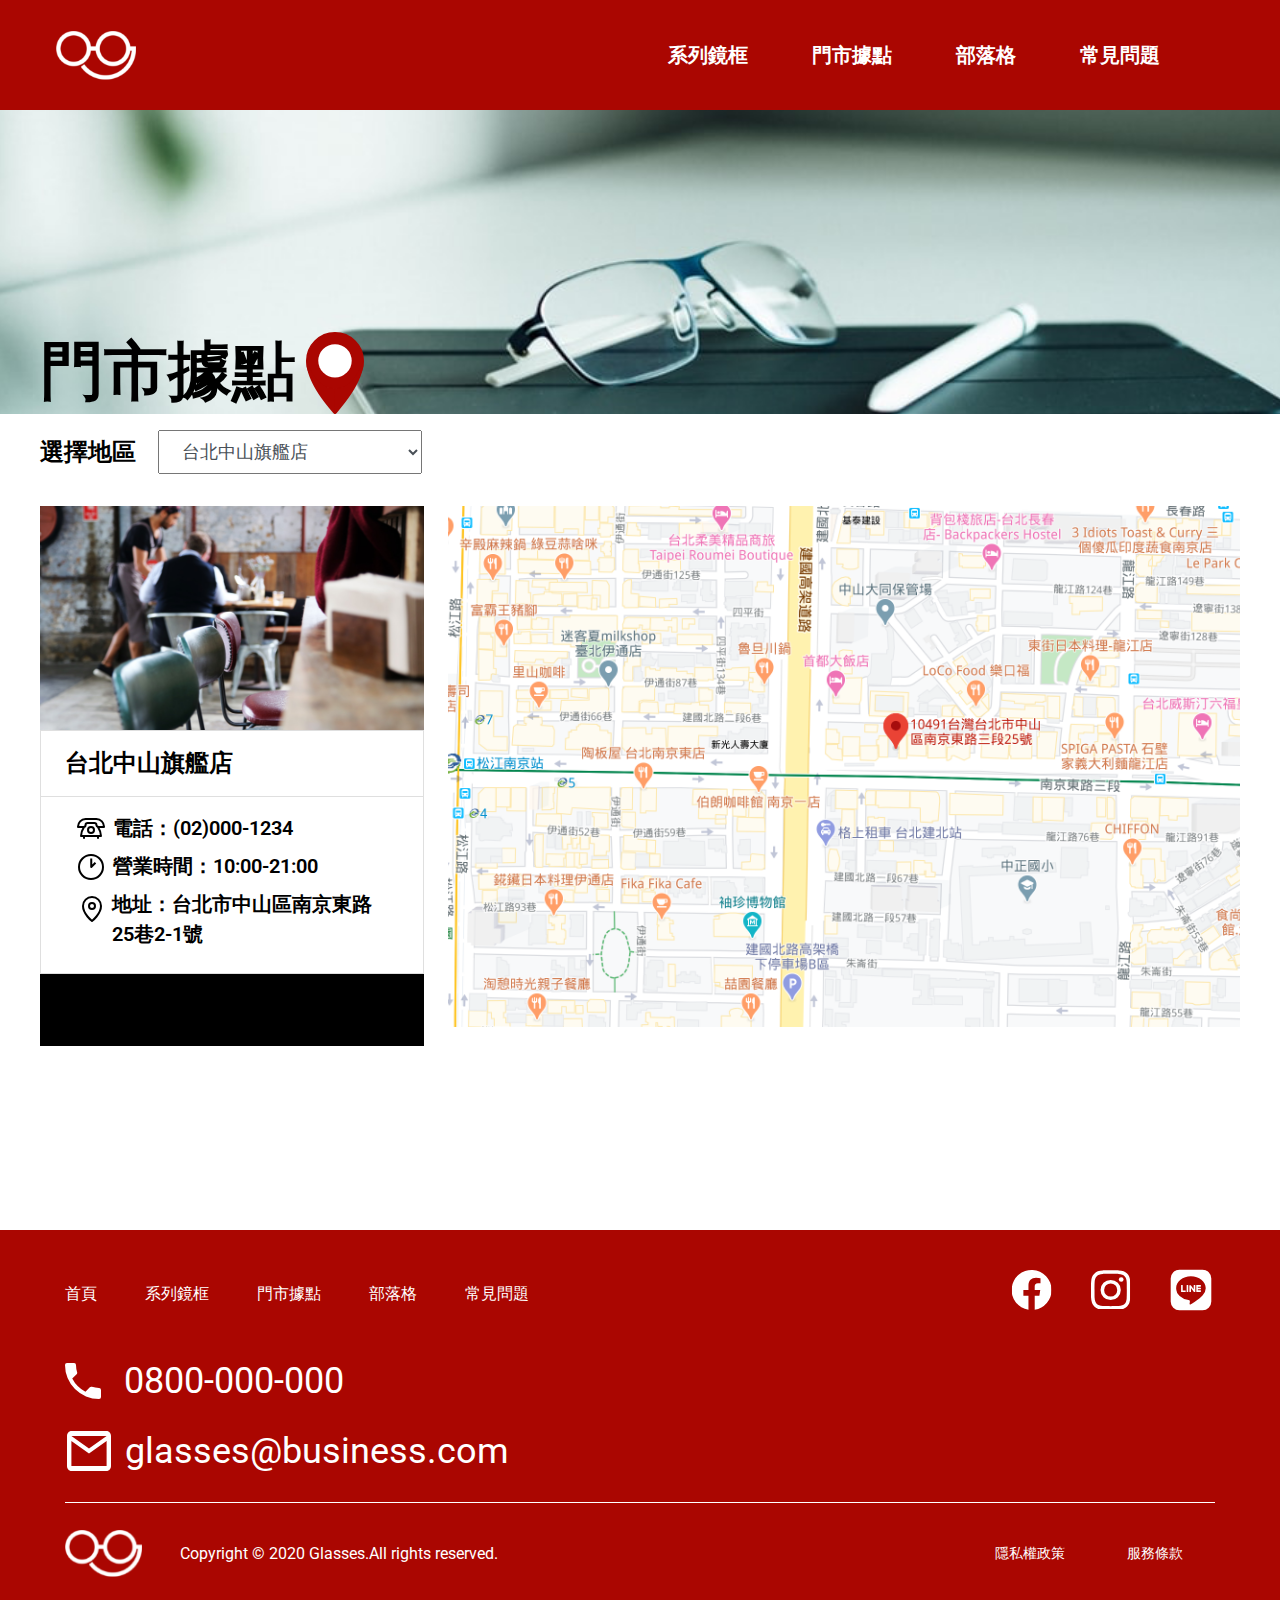
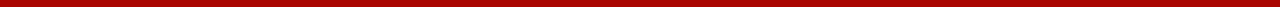
<file: map.html>
<!DOCTYPE html>
<html lang="en">
<head>
  <meta charset="UTF-8">
	<meta name="viewport" content="width=device-width, initial-scale=1.0">
	<title>Glasses</title>
	<link rel="shortcut icon" href="https://www.hexschool.com/favicon.ico">
	
	<link href="https://fonts.googleapis.com/css2?family=Roboto:ital,wght@1,500;1,700;1,900&display=swap" rel="stylesheet">
	<link rel="stylesheet" type="text/css" href="https://cdnjs.cloudflare.com/ajax/libs/font-awesome/5.13.0/css/all.min.css">

	<link rel="stylesheet" href="css/style.css">


</head>
<body>
	<div class="header">
		<div class="nav dfSb">
			<a href="#" class="hamIcon"><i class="fas fa-bars fa-lg "></i></a>
			<h1><a href="index.html" class="logo"><img src="images/logo.png">Glasses</a></h1>
			<ul class="menu df">
				<li><a class="decoColorTxt" href="opticalProduct.html">系列鏡框</a></li>
				<li><a class="decoColorTxt" href="location.html">門市據點</a></li>
				<li><a class="decoColorTxt" href="#">部落格</a></li>
				<li><a class="decoColorTxt" href="faq.html">常見問題</a></li>
			</ul>
		</div>
	</div>

	<div class="locationBanner bgBanner">
		<div class="container">
			<div class="pageTitleRegion df">
				<h2 class="pageTitle">門市據點</h2>
				<img src="images/icon-location.svg" alt="">
			</div>
		</div>	
	</div>

	<div class="locationSelect container">
		<div class="selected df">
			<p>選擇地區</p>
			<select name="shopLocation">
			　<option value="shop1">台北中山旗艦店</option>
			　<option value="shop2">台北中山旗艦店</option>
			　<option value="shop3">台北中山旗艦店</option>
			　<option value="shop4">台北中山旗艦店</option>
			</select>
		</div>

		<div class="locationMap container dfSb">
			<div class="locationListItem">
				<div class="shopImg">
					<img src="images/locate.png" alt="">
				</div>
				<div class="shopInfo">
					<h2 class="shopName">台北中山旗艦店</h2>
					<ul class="locationInfo">
						<li class="df">
							<img src="images/week4-icon-phone.svg" alt="">
							<p>電話：(02)000-1234</p>
						</li>
						<li class="df">
							<img src="images/week4-icon-clock.svg" alt="">
							<p>營業時間：10:00-21:00</p>
						</li>
						<li class="df">
							<img src="images/icon-map.svg" alt="">
							<p>地址：台北市中山區南京東路25巷2-1號</p>
						</li>
					</ul>
				</div>
				

				<input type="botton" value="詳細資訊">
			</div>
			<div class="googlemap">
				<img src="images/googlemap.png">
			</div>

		</div>

	</div>



	<div class="footer">
		<div class="container">
			<div class="topSide">
				<div class="topSideNav dfSb">
					<ul class="btmMenu df">
						<li><a class="decoColorTxt" href="index.html">首頁</a></li>
						<li><a class="decoColorTxt" href="opticalProduct.html">系列鏡框</a></li>
						<li><a class="decoColorTxt" href="location.html">門市據點</a></li>
						<li><a class="decoColorTxt" href="#">部落格</a></li>
						<li><a class="decoColorTxt" href="faq.html">常見問題</a></li>
					</ul>
					<ul class="mediaIcon df">
						<li><a href="#"><img src="images/icon-fb.svg" alt=""></a></li>
						<li><a href="#"><img src="images/icon-ig.svg" alt=""></a></li>
						<li><a href="#"><img src="images/icon-line.svg" alt=""></a></li>
					</ul>
				</div>
				<ul class="contact">
					<li class="df">
						<img src="images/icon-phone.svg" alt="">
						<p class="companyInfo decoColorTxt">0800-000-000</p>
					</li>
					<li class="df">
						<img src="images/icon-mail.svg" alt="">
						<p class="companyInfo decoColorTxt">glasses@business.com</p>
					</li>
				</ul>
			</div>
			<div class="btmSide df">
				<a href="index.html" class="btmLogo"><img src="images/logo.png"></a>
				<p class="copyright decoColorTxt">Copyright © 2020 Glasses.All rights reserved.</p>
				<ul class="policy df">
					<li><a class="decoColorTxt" href="#">隱私權政策</a></li>
					<li><a class="decoColorTxt" href="#">服務條款</a></li>
				</ul>
			</div>
		</div>
	</div>
	<script src="js/jquery-3.5.0.min.js"></script>
	<script src="js/all.js"></script>

</body>
</html>
</file>
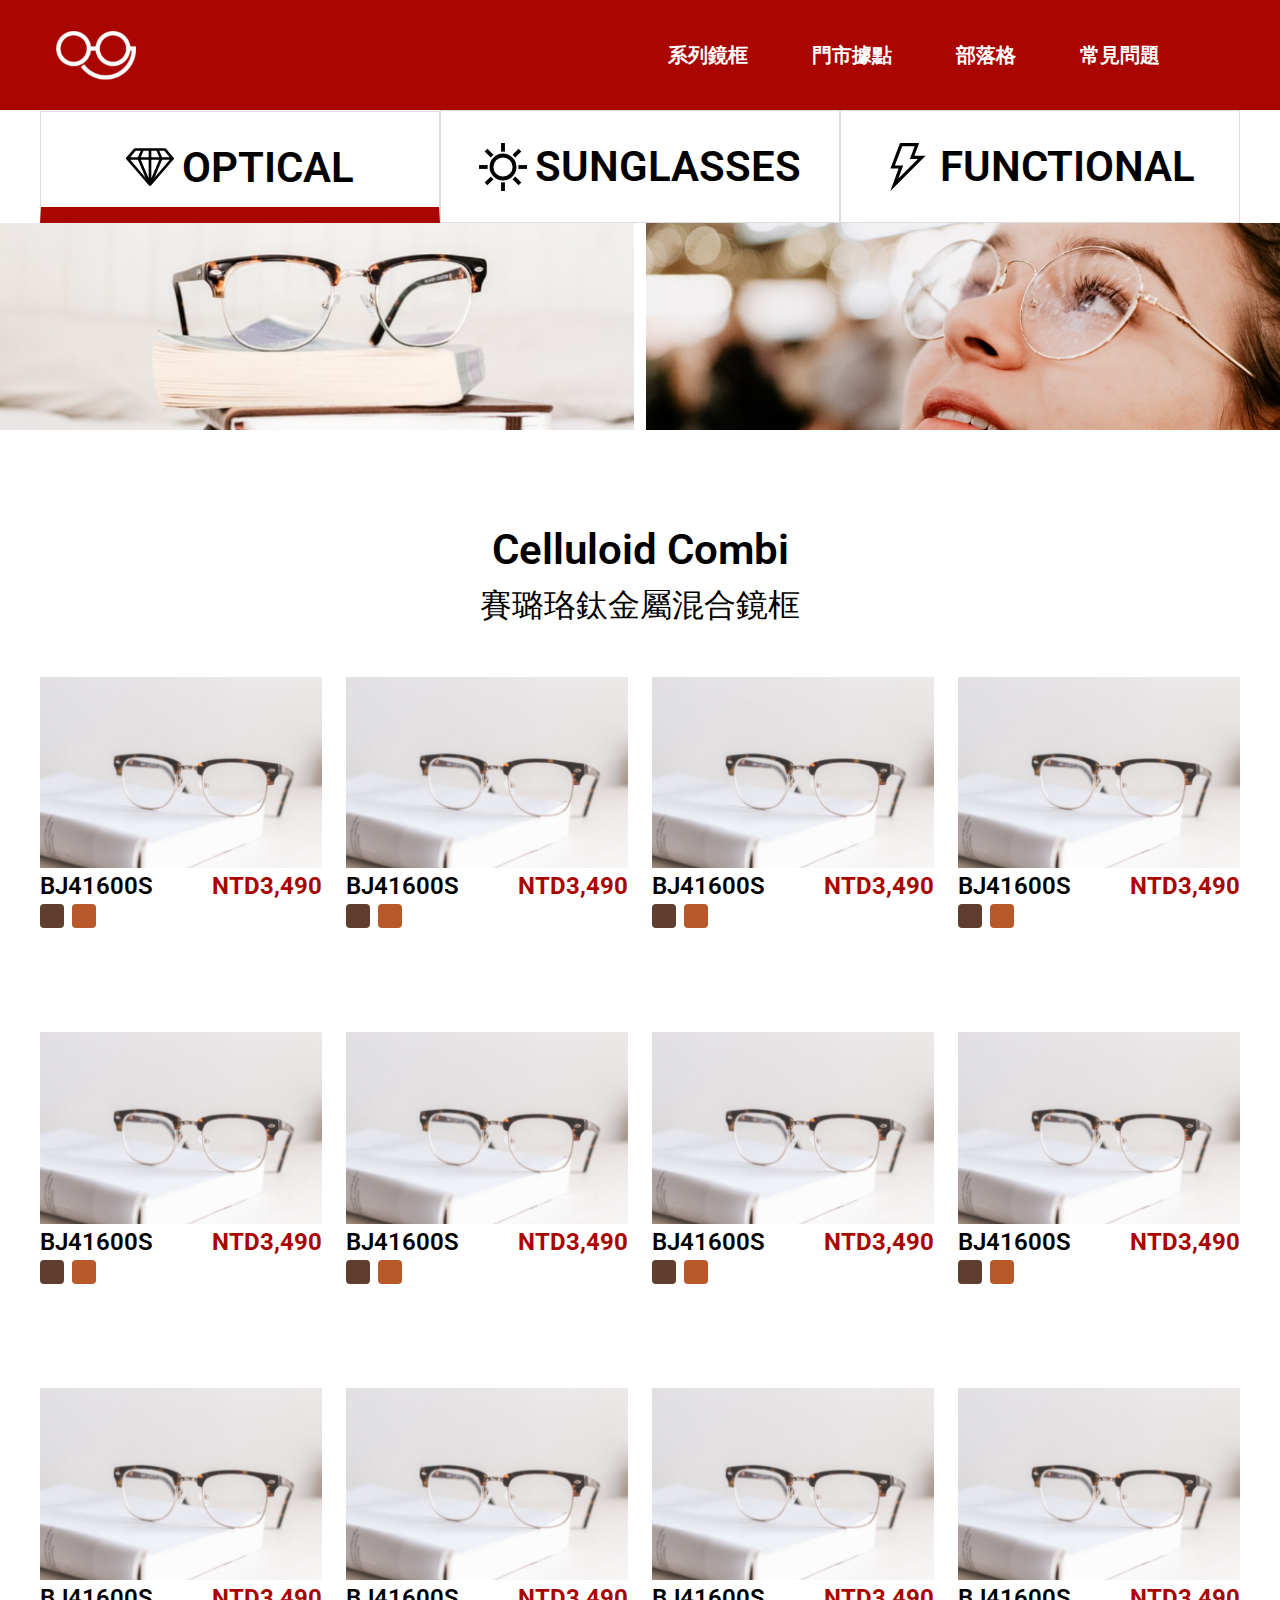
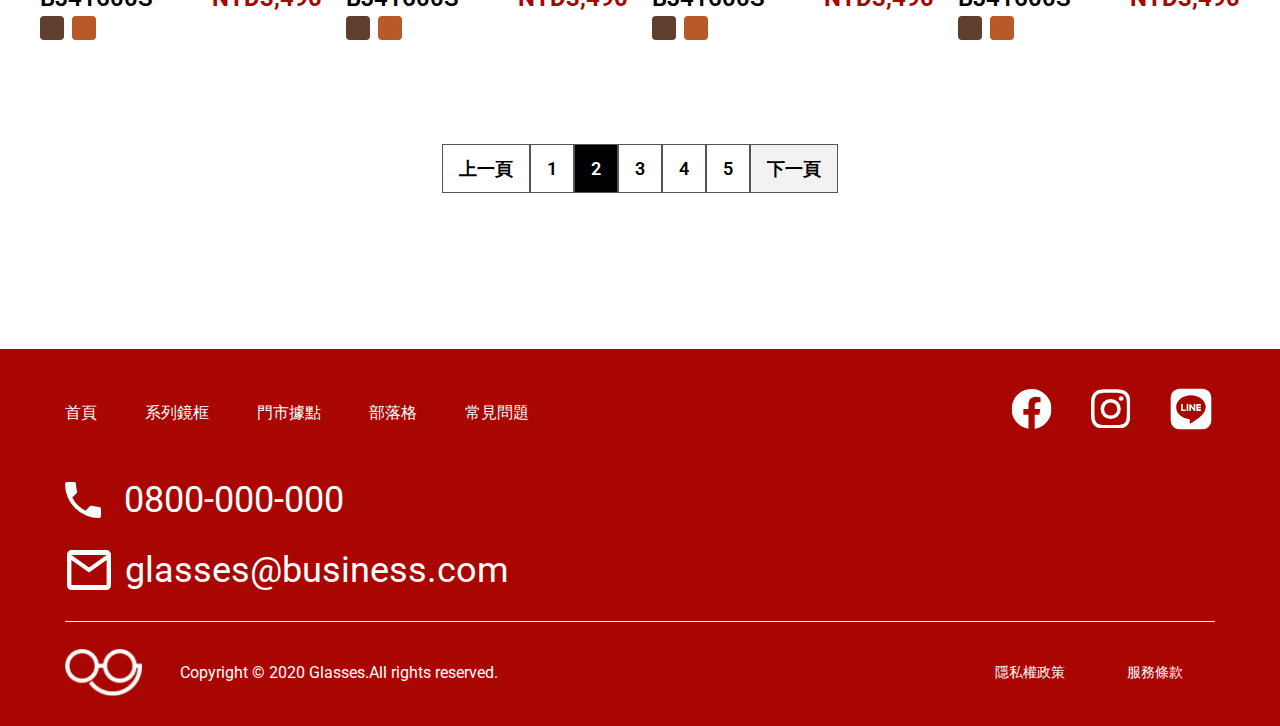
<file: opticalProduct.html>
<!DOCTYPE html>
<html lang="en">
<head>
  <meta charset="UTF-8">
	<meta name="viewport" content="width=device-width, initial-scale=1.0">
	<title>Glasses</title>
	<link rel="shortcut icon" href="https://www.hexschool.com/favicon.ico">
	
	<link href="https://fonts.googleapis.com/css2?family=Roboto:ital,wght@1,500;1,700;1,900&display=swap" rel="stylesheet">
	<link rel="stylesheet" type="text/css" href="https://cdnjs.cloudflare.com/ajax/libs/font-awesome/5.13.0/css/all.min.css">

	<link rel="stylesheet" href="css/style.css">


</head>
<body>
	<div class="header">
		<div class="nav dfSb">
      <a href="#" class="hamIcon"><i class="fas fa-bars fa-lg "></i></a>
      <h1><a href="index.html" class="logo"><img src="images/logo.png">Glasses</a></h1>
      <ul class="menu df">
        <li><a class="decoColorTxt" href="opticalProduct.html">系列鏡框</a></li>
        <li><a class="decoColorTxt" href="location.html">門市據點</a></li>
        <li><a class="decoColorTxt" href="#">部落格</a></li>
        <li><a class="decoColorTxt" href="faq.html">常見問題</a></li>
      </ul>
    </div>	
  </div>
  
  <div class="productNav df">
    <ul class="productMenu opticalMenu dfCenter">
      <li>
        <a class="df" href="opticalProduct.html">
          <img src="images/icon-diamond-black.svg" alt="">
          <p>OPTICAL</p>
        </a>
      </li>
      <li>
        <a class="df" href="sunglasses.html">
          <img src="images/icon-sun-black.svg" alt="">
          <p>SUNGLASSES</p>
        </a>
      </li>
      <li>
        <a class="df" href="#">
          <img src="images/icon-thunder-black.svg" alt="">
          <p>FUNCTIONAL</p>
        </a>
      </li>
    </ul>
  </div>
  

  <div class="ProductBanner dfSb">
    <div class="ProductBannerImg">
      <img class="pcShowImg" src="images/banner-1.png" alt="">
      <img class="tableShowImg" src="images/banner-1-s.png" alt="">
    </div>
    <div class="ProductBannerImg">
      <img class="pcShowImg" src="images/banner-2.png" alt="">
      <img class="tableShowImg"src="images/banner-2-s.png" alt="">
    </div>
  </div>

  <div class="optical container">
    <h2 class="productCategory">Celluloid Combi</h2>
    <p class="chineseTitle">賽璐珞鈦金屬混合鏡框</p>
    <ul class="opticalList dfSb dfWrap">
      <li>
        <img src="images/blog-3.png" alt="">
        <div class="productInfo dfSb">
          <span class="productID">BJ41600S</span>
          <p class="productPrice">NTD3,490</p>
        </div>
        <div class="productColor df">
          <div class="colorLeft"></div>
          <div class="colorRight"></div>
        </div>
      </li>
      <li>
        <img src="images/blog-3.png" alt="">
        <div class="productInfo dfSb">
          <span class="productID">BJ41600S</span>
          <p class="productPrice">NTD3,490</p>
        </div>
        <div class="productColor df">
          <div class="colorLeft"></div>
          <div class="colorRight"></div>
        </div>
      </li>
      <li>
        <img src="images/blog-3.png" alt="">
        <div class="productInfo dfSb">
          <span class="productID">BJ41600S</span>
          <p class="productPrice">NTD3,490</p>
        </div>
        <div class="productColor df">
          <div class="colorLeft"></div>
          <div class="colorRight"></div>
        </div>
      </li>
      <li>
        <img src="images/blog-3.png" alt="">
        <div class="productInfo dfSb">
          <span class="productID">BJ41600S</span>
          <p class="productPrice">NTD3,490</p>
        </div>
        <div class="productColor df">
          <div class="colorLeft"></div>
          <div class="colorRight"></div>
        </div>
      </li>
      <li>
        <img src="images/blog-3.png" alt="">
        <div class="productInfo dfSb">
          <span class="productID">BJ41600S</span>
          <p class="productPrice">NTD3,490</p>
        </div>
        <div class="productColor df">
          <div class="colorLeft"></div>
          <div class="colorRight"></div>
        </div>
      </li>
      <li>
        <img src="images/blog-3.png" alt="">
        <div class="productInfo dfSb">
          <span class="productID">BJ41600S</span>
          <p class="productPrice">NTD3,490</p>
        </div>
        <div class="productColor df">
          <div class="colorLeft"></div>
          <div class="colorRight"></div>
        </div>
      </li>
      <li>
        <img src="images/blog-3.png" alt="">
        <div class="productInfo dfSb">
          <span class="productID">BJ41600S</span>
          <p class="productPrice">NTD3,490</p>
        </div>
        <div class="productColor df">
          <div class="colorLeft"></div>
          <div class="colorRight"></div>
        </div>
      </li>
      <li>
        <img src="images/blog-3.png" alt="">
        <div class="productInfo dfSb">
          <span class="productID">BJ41600S</span>
          <p class="productPrice">NTD3,490</p>
        </div>
        <div class="productColor df">
          <div class="colorLeft"></div>
          <div class="colorRight"></div>
        </div>
      </li>
      <li>
        <img src="images/blog-3.png" alt="">
        <div class="productInfo dfSb">
          <span class="productID">BJ41600S</span>
          <p class="productPrice">NTD3,490</p>
        </div>
        <div class="productColor df">
          <div class="colorLeft"></div>
          <div class="colorRight"></div>
        </div>
      </li>
      <li>
        <img src="images/blog-3.png" alt="">
        <div class="productInfo dfSb">
          <span class="productID">BJ41600S</span>
          <p class="productPrice">NTD3,490</p>
        </div>
        <div class="productColor df">
          <div class="colorLeft"></div>
          <div class="colorRight"></div>
        </div>
      </li>
      <li>
        <img src="images/blog-3.png" alt="">
        <div class="productInfo dfSb">
          <span class="productID">BJ41600S</span>
          <p class="productPrice">NTD3,490</p>
        </div>
        <div class="productColor df">
          <div class="colorLeft"></div>
          <div class="colorRight"></div>
        </div>
      </li>
      <li>
        <img src="images/blog-3.png" alt="">
        <div class="productInfo dfSb">
          <span class="productID">BJ41600S</span>
          <p class="productPrice">NTD3,490</p>
        </div>
        <div class="productColor df">
          <div class="colorLeft"></div>
          <div class="colorRight"></div>
        </div>
      </li>
    </ul>
    <ul class="pagination">
      <li><a href="#">上一頁</a></li>
      <li><a href="#">1</a></li>
      <li><a class="active" href="#">2</a></li>
      <li><a href="#">3</a></li>
      <li><a href="#">4</a></li>
      <li><a href="#">5</a></li>
      <li><a href="#" class="nextPage">下一頁</a></li>
    </ul>
  </div>

	<div class="footer">
    <div class="container">
      <div class="topSide">
        <div class="topSideNav dfSb">
          <ul class="btmMenu df">
            <li><a class="decoColorTxt" href="index.html">首頁</a></li>
            <li><a class="decoColorTxt" href="opticalProduct.html">系列鏡框</a></li>
            <li><a class="decoColorTxt" href="location.html">門市據點</a></li>
            <li><a class="decoColorTxt" href="#">部落格</a></li>
            <li><a class="decoColorTxt" href="faq.html">常見問題</a></li>
          </ul>
          <ul class="mediaIcon df">
            <li><a href="#"><img src="images/icon-fb.svg" alt=""></a></li>
            <li><a href="#"><img src="images/icon-ig.svg" alt=""></a></li>
            <li><a href="#"><img src="images/icon-line.svg" alt=""></a></li>
          </ul>
        </div>
        <ul class="contact">
          <li class="df">
            <img src="images/icon-phone.svg" alt="">
            <p class="companyInfo decoColorTxt">0800-000-000</p>
          </li>
          <li class="df">
            <img src="images/icon-mail.svg" alt="">
            <p class="companyInfo decoColorTxt">glasses@business.com</p>
          </li>
        </ul>
      </div>
      <div class="btmSide df">
        <a href="index.html" class="btmLogo"><img src="images/logo.png"></a>
        <p class="copyright decoColorTxt">Copyright © 2020 Glasses.All rights reserved.</p>
        <ul class="policy df">
          <li><a class="decoColorTxt" href="#">隱私權政策</a></li>
          <li><a class="decoColorTxt" href="#">服務條款</a></li>
        </ul>
      </div>
    </div>
  </div>
	<script src="js/jquery-3.5.0.min.js"></script>
	<script src="js/all.js"></script>

</body>
</html>
</file>
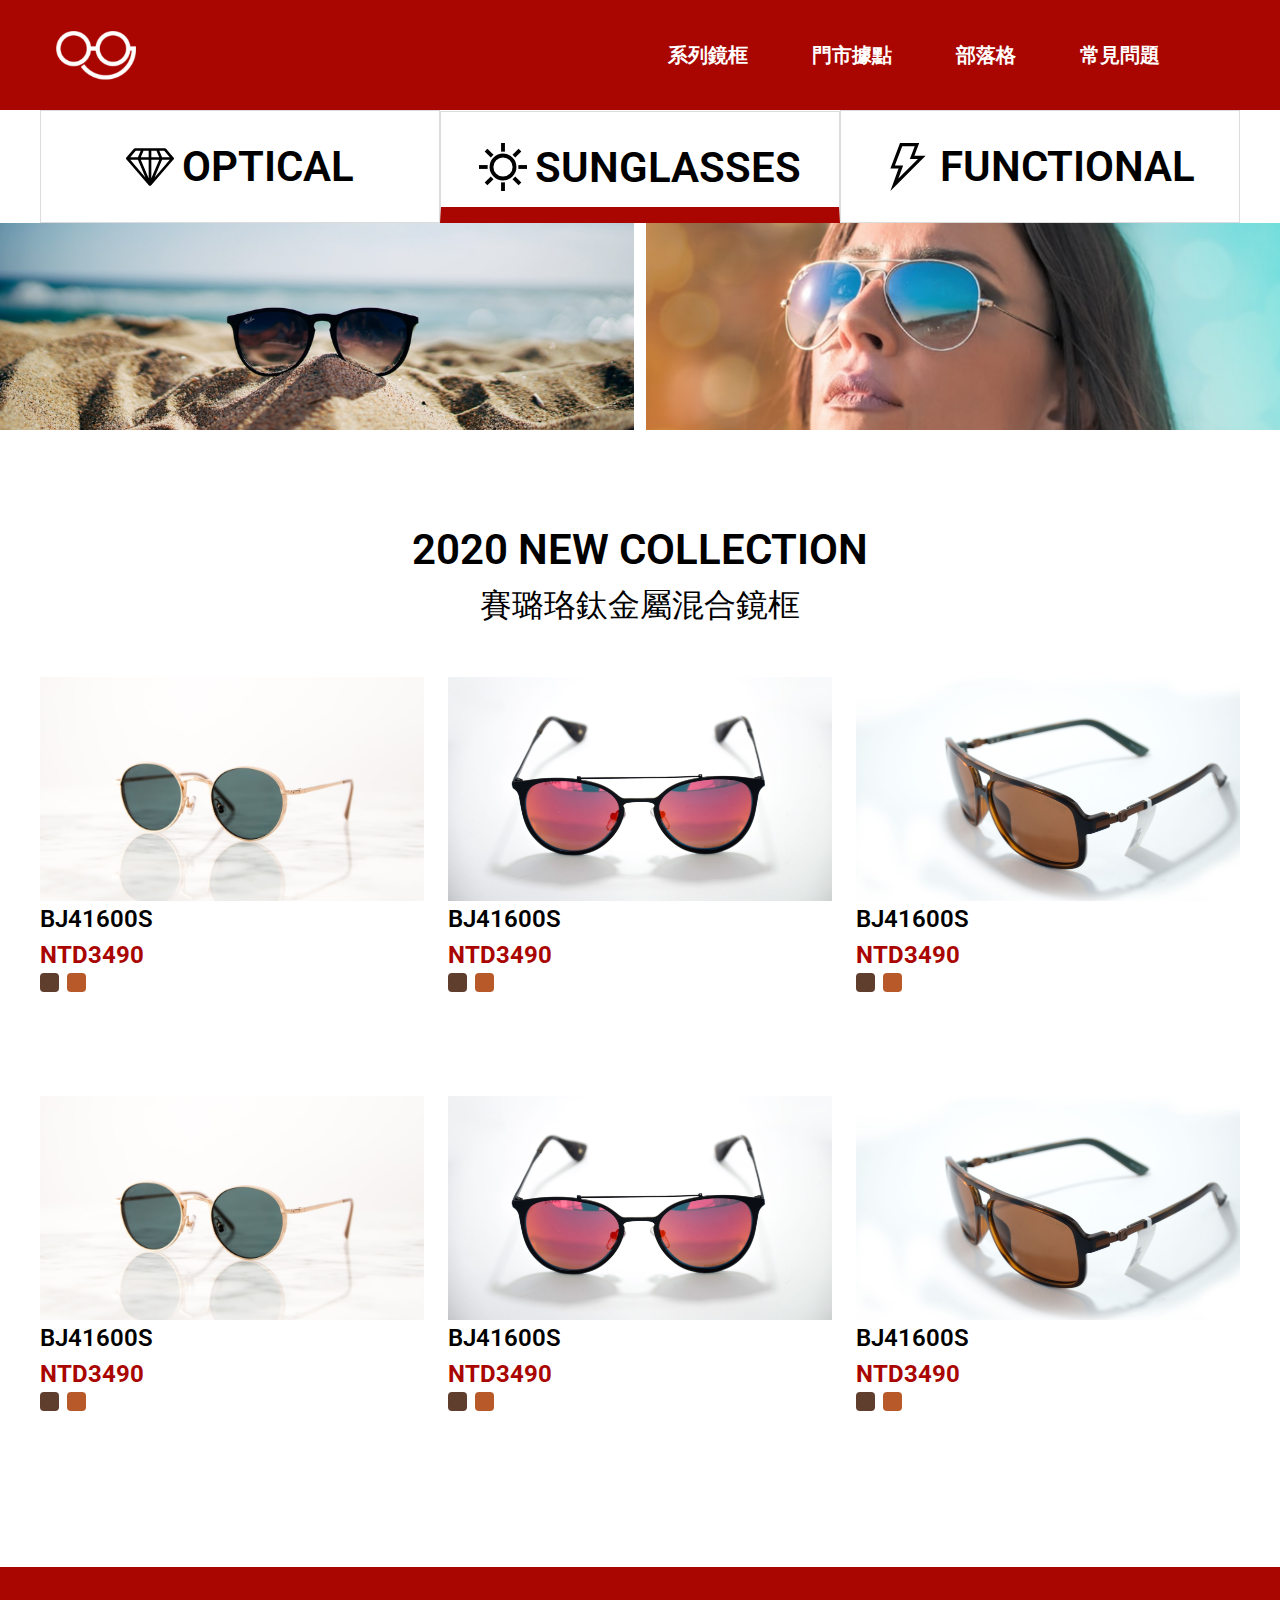
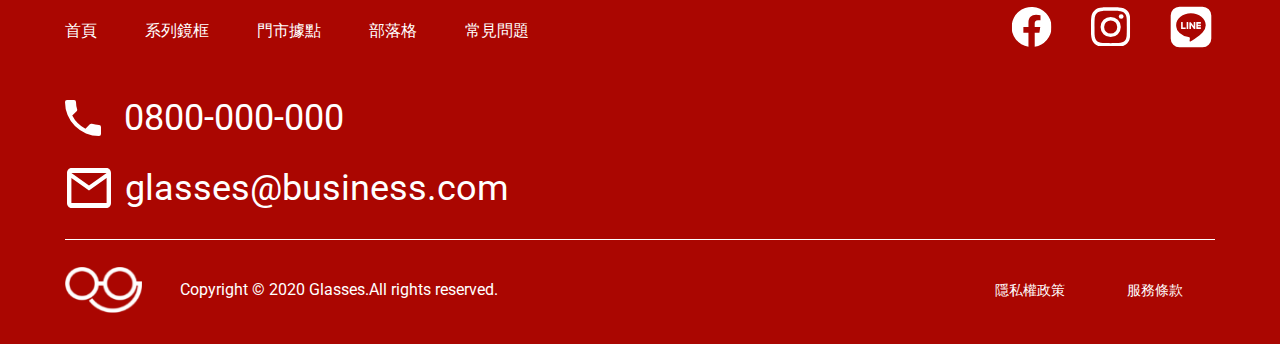
<file: sunglasses.html>
<!DOCTYPE html>
<html lang="en">
<head>
  <meta charset="UTF-8">
	<meta name="viewport" content="width=device-width, initial-scale=1.0">
	<title>Glasses</title>
	<link rel="shortcut icon" href="https://www.hexschool.com/favicon.ico">
	
	<link href="https://fonts.googleapis.com/css2?family=Roboto:ital,wght@1,500;1,700;1,900&display=swap" rel="stylesheet">
	<link rel="stylesheet" type="text/css" href="https://cdnjs.cloudflare.com/ajax/libs/font-awesome/5.13.0/css/all.min.css">

	<link rel="stylesheet" href="css/style.css">


</head>
<body>
	<div class="header">
		<div class="nav dfSb">
      <a href="#" class="hamIcon"><i class="fas fa-bars fa-lg "></i></a>
      <h1><a href="index.html" class="logo"><img src="images/logo.png">Glasses</a></h1>
      <ul class="menu df">
        <li><a class="decoColorTxt" href="opticalProduct.html">系列鏡框</a></li>
        <li><a class="decoColorTxt" href="location.html">門市據點</a></li>
        <li><a class="decoColorTxt" href="#">部落格</a></li>
        <li><a class="decoColorTxt" href="faq.html">常見問題</a></li>
      </ul>
    </div>	
  </div>
  
  <div class="productNav df">
    <ul class="productMenu sunglassesMenu dfCenter">
      <li>
        <a class="df" href="opticalProduct.html">
          <img src="images/icon-diamond-black.svg" alt="">
          <p>OPTICAL</p>
        </a>
      </li>
      <li>
        <a class="df" href="sunglasses.html">
          <img src="images/icon-sun-black.svg" alt="">
          <p>SUNGLASSES</p>
        </a>
      </li>
      <li>
        <a class="df" href="#">
          <img src="images/icon-thunder-black.svg" alt="">
          <p>FUNCTIONAL</p>
        </a>
      </li>
    </ul>
  </div>
  

  <div class="ProductBanner dfSb">
    <div class="ProductBannerImg">
      <img class="pcShowImg" src="images/banner-3.png" alt="">
      <img class="tableShowImg" src="images/banner-3-s.png" alt="">
    </div>
    <div class="ProductBannerImg">
      <img class="pcShowImg" src="images/banner-4.png" alt="">
      <img class="tableShowImg"src="images/banner-4-s.png" alt="">
    </div>
  </div>

  <div class="sunglasses container">
    <h2 class="productCategory">2020 NEW COLLECTION</h2>
    <p class="chineseTitle">賽璐珞鈦金屬混合鏡框</p>
    <ul class="sunglassesList dfSb dfWrap">
      <li>
        <img src="images/blog-7.png" alt="">
        <div class="productInfo dfColumn">
          <span class="productID">BJ41600S</span>
          <p class="productPrice">NTD3490</p>
        </div>
        <div class="productColor df">
          <div class="colorLeft"></div>
          <div class="colorRight"></div>
        </div>
      </li>
      <li>
        <img src="images/week4-product-3.png" alt="">
        <div class="productInfo dfColumn">
          <span class="productID">BJ41600S</span>
          <p class="productPrice">NTD3490</p>
        </div>
        <div class="productColor df">
          <div class="colorLeft"></div>
          <div class="colorRight"></div>
        </div>
      </li>
      <li>
        <img src="images/week4-product-2.png" alt="">
        <div class="productInfo dfColumn">
          <span class="productID">BJ41600S</span>
          <p class="productPrice">NTD3490</p>
        </div>
        <div class="productColor df">
          <div class="colorLeft"></div>
          <div class="colorRight"></div>
        </div>
      </li>
      <!-- ↑ moblieSize Show 3 -->
      <li>
        <img src="images/blog-7.png" alt="">
        <div class="productInfo dfColumn">
          <span class="productID">BJ41600S</span>
          <p class="productPrice">NTD3490</p>
        </div>
        <div class="productColor df">
          <div class="colorLeft"></div>
          <div class="colorRight"></div>
        </div>
      </li>
      <li>
        <img src="images/week4-product-3.png" alt="">
        <div class="productInfo dfColumn">
          <span class="productID">BJ41600S</span>
          <p class="productPrice">NTD3490</p>
        </div>
        <div class="productColor df">
          <div class="colorLeft"></div>
          <div class="colorRight"></div>
        </div>
      </li>
      <li>
        <img src="images/week4-product-2.png" alt="">
        <div class="productInfo dfColumn">
          <span class="productID">BJ41600S</span>
          <p class="productPrice">NTD3490</p>
        </div>
        <div class="productColor df">
          <div class="colorLeft"></div>
          <div class="colorRight"></div>
        </div>
      </li>
      <!-- ↑ pcSize Show 6 & tableSize Hide / ↓tableSize show -->
      <li>
        <img src="images/blog-7.png" alt="">
        <div class="productInfo dfColumn">
          <span class="productID">BJ41600S</span>
          <p class="productPrice">NTD3490</p>
        </div>
        <div class="productColor df">
          <div class="colorLeft"></div>
          <div class="colorRight"></div>
        </div>
      </li>
      <li>
        <img src="images/week4-product-3.png" alt="">
        <div class="productInfo dfColumn">
          <span class="productID">BJ41600S</span>
          <p class="productPrice">NTD3490</p>
        </div>
        <div class="productColor df">
          <div class="colorLeft"></div>
          <div class="colorRight"></div>
        </div>
      </li>
      <li>
        <img src="images/blog-7.png" alt="">
        <div class="productInfo dfColumn">
          <span class="productID">BJ41600S</span>
          <p class="productPrice">NTD3490</p>
        </div>
        <div class="productColor df">
          <div class="colorLeft"></div>
          <div class="colorRight"></div>
        </div>
      </li>
      <li>
        <img src="images/week4-product-3.png" alt="">
        <div class="productInfo dfColumn">
          <span class="productID">BJ41600S</span>
          <p class="productPrice">NTD3490</p>
        </div>
        <div class="productColor df">
          <div class="colorLeft"></div>
          <div class="colorRight"></div>
        </div>
      </li>
      <li>
        <img src="images/blog-7.png" alt="">
        <div class="productInfo dfColumn">
          <span class="productID">BJ41600S</span>
          <p class="productPrice">NTD3490</p>
        </div>
        <div class="productColor df">
          <div class="colorLeft"></div>
          <div class="colorRight"></div>
        </div>
      </li>
      <li>
        <img src="images/week4-product-3.png" alt="">
        <div class="productInfo dfColumn">
          <span class="productID">BJ41600S</span>
          <p class="productPrice">NTD3490</p>
        </div>
        <div class="productColor df">
          <div class="colorLeft"></div>
          <div class="colorRight"></div>
        </div>
      </li>
      <li>
        <img src="images/blog-7.png" alt="">
        <div class="productInfo dfColumn">
          <span class="productID">BJ41600S</span>
          <p class="productPrice">NTD3490</p>
        </div>
        <div class="productColor df">
          <div class="colorLeft"></div>
          <div class="colorRight"></div>
        </div>
      </li>
      <li>
        <img src="images/week4-product-3.png" alt="">
        <div class="productInfo dfColumn">
          <span class="productID">BJ41600S</span>
          <p class="productPrice">NTD3490</p>
        </div>
        <div class="productColor df">
          <div class="colorLeft"></div>
          <div class="colorRight"></div>
        </div>
      </li>
      <li>
        <img src="images/blog-7.png" alt="">
        <div class="productInfo dfColumn">
          <span class="productID">BJ41600S</span>
          <p class="productPrice">NTD3490</p>
        </div>
        <div class="productColor df">
          <div class="colorLeft"></div>
          <div class="colorRight"></div>
        </div>
      </li>
      <li>
        <img src="images/week4-product-3.png" alt="">
        <div class="productInfo dfColumn">
          <span class="productID">BJ41600S</span>
          <p class="productPrice">NTD3490</p>
        </div>
        <div class="productColor df">
          <div class="colorLeft"></div>
          <div class="colorRight"></div>
        </div>
      </li>

    </ul>

    <ul class="pagination">
      <li><a href="#">上一頁</a></li>
      <li><a href="#">1</a></li>
      <li><a class="active" href="#">2</a></li>
      <li><a href="#">3</a></li>
      <li><a href="#">4</a></li>
      <li><a href="#">5</a></li>
      <li><a href="#" class="nextPage">下一頁</a></li>
    </ul>
  </div>

	<div class="footer">
    <div class="container">
      <div class="topSide">
        <div class="topSideNav dfSb">
          <ul class="btmMenu df">
            <li><a class="decoColorTxt" href="index.html">首頁</a></li>
            <li><a class="decoColorTxt" href="opticalProduct.html">系列鏡框</a></li>
            <li><a class="decoColorTxt" href="location.html">門市據點</a></li>
            <li><a class="decoColorTxt" href="#">部落格</a></li>
            <li><a class="decoColorTxt" href="faq.html">常見問題</a></li>
          </ul>
          <ul class="mediaIcon df">
            <li><a href="#"><img src="images/icon-fb.svg" alt=""></a></li>
            <li><a href="#"><img src="images/icon-ig.svg" alt=""></a></li>
            <li><a href="#"><img src="images/icon-line.svg" alt=""></a></li>
          </ul>
        </div>
        <ul class="contact">
          <li class="df">
            <img src="images/icon-phone.svg" alt="">
            <p class="companyInfo decoColorTxt">0800-000-000</p>
          </li>
          <li class="df">
            <img src="images/icon-mail.svg" alt="">
            <p class="companyInfo decoColorTxt">glasses@business.com</p>
          </li>
        </ul>
      </div>
      <div class="btmSide df">
        <a href="index.html" class="btmLogo"><img src="images/logo.png"></a>
        <p class="copyright decoColorTxt">Copyright © 2020 Glasses.All rights reserved.</p>
        <ul class="policy df">
          <li><a class="decoColorTxt" href="#">隱私權政策</a></li>
          <li><a class="decoColorTxt" href="#">服務條款</a></li>
        </ul>
      </div>
    </div>
  </div>
	<script src="js/jquery-3.5.0.min.js"></script>
	<script src="js/all.js"></script>

</body>
</html>
</file>
<file: css/style.css>
/* http://meyerweb.com/eric/tools/css/reset/ 
   v2.0 | 20110126
   License: none (public domain)
*/
html, body, div, span, applet, object, iframe, h1, h2, h3, h4, h5, h6, p, blockquote, pre, a, abbr, acronym, address, big, cite, code, del, dfn, em, img, ins, kbd, q, s, samp, small, strike, strong, sub, sup, tt, var, b, u, i, center, dl, dt, dd, ol, ul, li, fieldset, form, label, legend, table, caption, tbody, tfoot, thead, tr, th, td, article, aside, canvas, details, embed, figure, figcaption, footer, header, hgroup, menu, nav, output, ruby, section, summary, time, mark, audio, video {
  margin: 0;
  padding: 0;
  border: 0;
  font-size: 100%;
  font: inherit;
  vertical-align: baseline;
}

/* HTML5 display-role reset for older browsers */
article, aside, details, figcaption, figure, footer, header, hgroup, menu, nav, section {
  display: block;
}

body {
  line-height: 1;
}

ol, ul {
  list-style: none;
}

blockquote, q {
  quotes: none;
}

blockquote:before, blockquote:after {
  content: "";
  content: none;
}

q:before, q:after {
  content: "";
  content: none;
}

table {
  border-collapse: collapse;
  border-spacing: 0;
}

img {
  max-width: 100%;
  height: auto;
  display: block;
}

*, *::before, *::after {
  box-sizing: border-box;
}

html, body {
  font-family: "-apple-system", "BlinkMacSystemFont", "Segoe UI", "Microsoft JhengHei", "Roboto", "Helvetica Neue", "Arial", "sans-serif" !important;
  font-weight: 600;
}

.df {
  display: flex;
}

.dfSb {
  display: flex;
  justify-content: space-between;
}

.dfSa {
  display: flex;
  justify-content: space-around;
}

.dfCenter {
  display: flex;
  justify-content: center;
  align-items: center;
}

.dfColumn {
  display: flex;
  flex-direction: column;
}

.dfWrap {
  display: flex;
  flex-wrap: wrap;
}

.mb16 {
  margin-bottom: 16px;
}

.mb24 {
  margin-bottom: 24px;
}

.mb60 {
  margin-bottom: 60px;
}

.pt64 {
  padding-top: 64px;
}

a {
  display: block;
  text-decoration: none;
  cursor: pointer;
  color: #000;
}

.container {
  max-width: 1200px;
  margin: 0 auto;
}
@media (max-width: 768px) {
  .container {
    max-width: 672px;
  }
}
@media (max-width: 767px) {
  .container {
    max-width: 352px;
  }
}

.logo {
  width: 80px;
  height: 49px;
  text-indent: 101%;
  overflow: hidden;
  white-space: nowrap;
}
@media (max-width: 767px) {
  .logo {
    width: 48px;
    height: 30px;
  }
}

.sectionTitle {
  font-size: 48px;
  line-height: calc(48px * 1.5);
  text-align: center;
}
@media (max-width: 768px) {
  .sectionTitle {
    font-size: 32px;
    line-height: 48px;
  }
}
@media (max-width: 767px) {
  .sectionTitle {
    font-size: 24px;
  }
}

.decoColorTxt {
  color: #fff;
}

.secondaryColorTxt {
  color: #650300;
}

.bgBanner {
  background: url("../images/qa.png");
  background-size: cover;
  background-position: center center;
  background-repeat: no-repeat;
  padding-top: 304px;
  margin-bottom: 16px;
}
.bgBanner .container {
  position: relative;
}
.bgBanner .pageTitleRegion {
  position: absolute;
  bottom: 0;
}
.bgBanner .pageTitleRegion img {
  width: 58px;
}
.bgBanner .pageTitle {
  margin-right: 24px;
  font-size: 64px;
  line-height: 80px;
  margin-right: 10px;
}
@media (max-width: 768px) {
  .bgBanner {
    padding-top: 237px;
    margin-bottom: 8px;
  }
  .bgBanner .pageTitleRegion img {
    width: 48px;
  }
  .bgBanner .pageTitle {
    margin-right: 16px;
    font-size: 48px;
  }
}
@media (max-width: 767px) {
  .bgBanner {
    padding-top: 103px;
  }
  .bgBanner .pageTitleRegion {
    bottom: -20px;
  }
  .bgBanner .pageTitleRegion img {
    width: 24px;
  }
  .bgBanner .pageTitle {
    font-size: 28px;
    margin-right: 8px;
  }
}

.productNav {
  justify-content: center;
  align-items: center;
}

.ProductBanner {
  margin-bottom: 88px;
}
.ProductBanner .ProductBannerImg {
  width: 49.5%;
}
@media (max-width: 768px) {
  .ProductBanner {
    margin-bottom: 40px;
  }
  .ProductBanner .ProductBannerImg {
    width: 50%;
  }
}
@media (max-width: 767px) {
  .ProductBanner .ProductBanner {
    margin-bottom: 24px;
  }
}

.productMenu {
  width: 1200px;
}
.productMenu li {
  width: 33.33%;
  box-sizing: border-box;
  border: 1px solid #dcdcdc;
}
.productMenu li a {
  justify-content: center;
  align-items: center;
  font-size: 42px;
  line-height: 63px;
  padding: 24px 0;
}
.productMenu li a:hover {
  background-color: #AA0601;
  color: #fff;
}
.productMenu img {
  width: 48px;
  height: 48px;
  margin-right: 8px;
}
@media (max-width: 768px) {
  .productMenu {
    width: 100%;
  }
  .productMenu li a {
    font-size: 28px;
    line-height: 42px;
    padding: 16px 0;
  }
  .productMenu img {
    width: 32px;
    height: 32px;
  }
}
@media (max-width: 767px) {
  .productMenu li a {
    font-size: 14px;
    line-height: 19px;
    padding: 8px 0;
  }
  .productMenu img {
    width: 15px;
    height: 15px;
  }
}

.productCategory {
  font-size: 42px;
  line-height: 63px;
  text-align: center;
}
@media (max-width: 768px) {
  .productCategory {
    font-size: 32px;
    line-height: 48px;
  }
}
@media (max-width: 767px) {
  .productCategory {
    font-size: 20px;
    line-height: 1;
  }
}

.chineseTitle {
  font-size: 32px;
  line-height: 48px;
  font-weight: normal;
  margin-bottom: 48px;
  text-align: center;
}
@media (max-width: 768px) {
  .chineseTitle {
    font-size: 24px;
    line-height: 36px;
    margin-bottom: 32px;
  }
}
@media (max-width: 767px) {
  .chineseTitle {
    font-size: 16px;
    margin-bottom: 20px;
  }
}

@media (max-width: 768px) {
  .pcShowImg {
    display: none;
  }
}

.tableShowImg {
  display: none;
}
@media (max-width: 768px) {
  .tableShowImg {
    display: block;
  }
}

.productID {
  font-size: 24px;
  line-height: 36px;
}
@media (max-width: 768px) {
  .productID {
    line-height: 30px;
  }
}
@media (max-width: 767px) {
  .productID {
    font-size: 16px;
  }
}

.productPrice {
  font-size: 24px;
  line-height: 36px;
  color: #AA0601;
  font-weight: 700;
}
@media (max-width: 768px) {
  .productPrice {
    line-height: 30px;
  }
}
@media (max-width: 767px) {
  .productPrice {
    font-size: 16px;
  }
}

.colorLeft {
  background-color: #5F3E2D;
  margin-right: 8px;
  border-radius: 4px;
}

.colorRight {
  background-color: #B75929;
  border-radius: 4px;
}

.pagination {
  display: flex;
  justify-content: center;
  margin-bottom: 156px;
}
.pagination li {
  width: auto;
}
.pagination a {
  font-size: 18px;
  line-height: 27px;
  padding: 10px 16px;
  color: #000;
  text-align: center;
  border: 1px solid #555;
}
.pagination a:hover {
  background-color: #000;
  color: #fff;
}
.pagination .nextPage {
  background-color: #f2f2f2;
}
.pagination .active {
  background-color: #000;
  color: #fff;
}
@media (max-width: 768px) {
  .pagination {
    margin-bottom: 56px;
  }
  .pagination a {
    font-size: 11px;
    line-height: 17px;
    padding: 8px 10px;
  }
}
@media (max-width: 767px) {
  .pagination {
    margin-bottom: 56px;
  }
  .pagination a {
    font-size: 11px;
    line-height: 17px;
    padding: 8px 10px;
  }
}

.nav {
  background-color: #AA0601;
  padding-left: 56px;
  padding-right: 88px;
  align-items: center;
}

.hamIcon {
  display: none;
}

.menu a {
  font-size: 20px;
  line-height: calc(20px * 1.5);
  padding: 40px 32px;
}
.menu a:hover {
  background-color: #fff;
  color: #AA0601;
}

@media (max-width: 768px) {
  .nav {
    padding-left: 28px;
    padding-right: 48px;
  }

  .menu a {
    padding: 40px 20px;
  }
}
@media (max-width: 767px) {
  .nav.dfSb {
    justify-content: center;
    align-items: center;
    padding: 10px 0;
    position: relative;
  }

  .hamIcon {
    display: block;
    position: absolute;
    left: 16px;
    color: #fff;
  }

  .menu {
    position: absolute;
    left: 0;
    top: 100%;
    width: 100%;
    max-height: 0px;
    overflow: hidden;
    z-index: 120;
    transition: all 0.8s;
    display: flex;
    flex-direction: column;
  }
  .menu a {
    text-align: center;
    background: #AA0601;
    border-top: 1px solid #fff;
    padding: 16px 0;
    z-index: 120;
  }
  .menu a:hover {
    background: #8f0400;
  }

  .menu.dropdown {
    max-height: 252px;
  }
}
.footer {
  background-color: #AA0601;
  padding-top: 36px;
}
.footer .container {
  padding: 0 25px;
}
.footer .topSide {
  border-bottom: 1px solid #fff;
  margin-bottom: 24px;
}
.footer .topSideNav {
  margin-bottom: 32px;
}
.footer .topSideNav .btmMenu a {
  font-size: 16px;
  line-height: calc(16px * 1.5);
  padding: 16px 48px 16px 0;
  font-weight: normal;
}
.footer .mediaIcon li a {
  margin: 0 16px;
}
.footer .mediaIcon li:last-child a {
  margin-right: 0;
}
.footer .contact li {
  margin-bottom: 16px;
}
.footer .contact li:nth-child(1) img {
  margin-right: 23px;
}
.footer .contact li:last-child {
  margin-bottom: 24px;
}
.footer .contact img {
  margin-right: 12px;
}
.footer .contact p {
  font-size: 36px;
  line-height: calc(36px * 1.5);
  font-weight: normal;
}
.footer .btmSide {
  padding-bottom: 27px;
  align-items: center;
}
.footer .btmSide .btmLogo {
  margin-right: 38px;
}
.footer .copyright {
  width: 74%;
  font-size: 16px;
  line-height: calc(16px * 1.5);
  font-weight: normal;
}
.footer .policy {
  width: 20%;
}
.footer .policy li:nth-child(2) {
  margin-left: 62px;
}
.footer .policy a {
  font-size: 14px;
  line-height: 21px;
  font-weight: normal;
  padding: 16px 0;
}
@media (max-width: 768px) {
  .footer {
    padding-top: 40px;
  }
  .footer .container {
    padding: 0;
  }
  .footer .topSide {
    margin-bottom: 24px;
  }
  .footer .topSideNav {
    margin-bottom: 24px;
  }
  .footer .topSideNav .btmMenu a {
    padding: 0 40px 0 0;
  }
  .footer .mediaIcon li a {
    width: 24px;
    height: 24px;
    margin: 0 12px;
  }
  .footer .contact li {
    margin-bottom: 8px;
  }
  .footer .contact li:nth-child(1) img {
    margin-right: 8px;
  }
  .footer .contact img {
    width: 32px;
    height: 32px;
    margin-right: 8px;
  }
  .footer .contact p {
    font-size: 20px;
    line-height: calc(20px * 1.5);
  }
  .footer .btmSide {
    padding-bottom: 40px;
  }
  .footer .btmSide .btmLogo {
    display: none;
  }
  .footer .copyright {
    width: 77%;
    font-size: 16px;
    line-height: calc(16px * 1.5);
  }
  .footer .policy {
    width: 23%;
  }
  .footer .policy li:nth-child(2) {
    margin-left: 24px;
  }
}
@media (max-width: 767px) {
  .footer {
    padding-top: 24px;
  }
  .footer .topSide {
    display: flex;
    flex-direction: row-reverse;
    justify-content: space-between;
    margin-bottom: 16px;
  }
  .footer .topSideNav .menu {
    display: none;
  }
  .footer .contact li {
    align-items: center;
  }
  .footer .contact li img {
    width: 20px;
    height: 20px;
    margin-right: 8px;
  }
  .footer .contact li p {
    font-size: 16px;
    line-height: calc(16px * 1.5);
    font-weight: normal;
  }
  .footer .btmSide {
    padding-bottom: 20px;
    flex-wrap: wrap;
    align-items: flex-end;
  }
  .footer .btmSide .btmLogo {
    display: block;
    margin: 0;
    order: 1;
    width: 13%;
  }
  .footer .copyright {
    width: 100%;
    margin-bottom: 8px;
    font-size: 14px;
    line-height: 21px;
  }
  .footer .policy {
    width: 87%;
    flex-direction: column;
  }
  .footer .policy li {
    margin-bottom: 8px;
  }
  .footer .policy li:nth-child(2) {
    margin-left: 0;
  }
  .footer .policy a {
    padding: 0;
  }
}

.banner {
  background-image: url(../images/banner.png);
  background-repeat: no-repeat;
  background-size: cover;
  background-position: center center;
  padding: 350px 0;
}
.banner .slogan {
  text-align: right;
}
.banner .slogan h2 {
  text-align: right;
  font-size: 64px;
  line-height: 96px;
}
.banner .slogan p {
  font-size: 36px;
  line-height: calc(36px * 1.5);
}
@media (max-width: 768px) {
  .banner {
    background-image: url(../images/banner-sm.png);
    padding: 372px 0;
  }
  .banner .slogan p {
    font-size: 20px;
    line-height: calc(20px * 1.5);
  }
  .banner .slogan h2 {
    font-size: 48px;
    line-height: calc(48px * 1.5);
  }
}
@media (max-width: 767px) {
  .banner {
    padding: 164px 0;
  }
  .banner .slogan p {
    font-size: 16px;
    line-height: calc(16px * 1.5);
  }
  .banner .slogan h2 {
    font-size: 32px;
    line-height: 72px;
  }
}

.professional {
  background-color: #AA06010D;
}
.professional .sectionTitle {
  color: #650300;
  margin-bottom: 44px;
}
.professional .profList {
  padding-bottom: 80px;
}
.professional .profList li {
  align-items: center;
  width: 23.5%;
  padding: 0 37px;
}
.professional .profList li p {
  font-size: 16px;
  line-height: calc(16px * 1.5);
  color: #000;
}
.professional .profList li:last-child {
  padding-top: 12px;
}
.professional .profList li:last-child img {
  margin-bottom: 52px;
}
.professional .profList .ListTitel {
  font-size: 24px;
  line-height: 36px;
  margin-bottom: 4px;
}
.professional .profList img {
  margin-bottom: 40px;
}
@media (max-width: 768px) {
  .professional {
    padding-top: 40px;
  }
  .professional .sectionTitle {
    margin-bottom: 12px;
  }
  .professional .profList {
    flex-wrap: wrap;
    padding-bottom: 28px;
  }
  .professional .profList li {
    width: 48%;
    padding: 0 40px;
    margin-bottom: 20px;
  }
  .professional .profList li:nth-child(1) {
    order: 3;
  }
  .professional .profList li:nth-child(4) {
    order: 4;
  }
  .professional .profList li:nth-child(4) img {
    margin-bottom: 32px;
  }
  .professional .profList img {
    margin-bottom: 16px;
  }
}
@media (max-width: 767px) {
  .professional {
    padding-top: 32px;
  }
  .professional .sectionTitle {
    margin-bottom: 32px;
  }
  .professional .profList {
    flex-direction: column;
    justify-content: center;
    align-items: center;
  }
  .professional .profList li {
    width: 65%;
    padding: 0;
    margin-bottom: 28px;
  }
}

.classicProduct .classicList {
  margin-bottom: 80px;
}
.classicProduct .classicList li {
  display: flex;
  margin-bottom: 32px;
}
.classicProduct .classicList li:nth-child(2) {
  flex-direction: row-reverse;
}
.classicProduct .classicList li:nth-child(2) .classicCategory {
  margin-right: 24px;
}
.classicProduct .classicList li:last-child {
  margin-bottom: 0;
}
.classicProduct .classicCategory {
  display: flex;
  align-items: center;
  margin-left: 24px;
}
.classicProduct .classicCategory .categoryIcon {
  margin-right: 8px;
}
.classicProduct .classicCategory .categoryTitle {
  font-size: 48px;
  line-height: calc(48px * 1.5);
  font-style: italic;
  font-weight: 700;
  text-transform: uppercase;
  color: #AA0601;
}
.classicProduct .classicCategory .mobileIcon {
  display: none;
}
.classicProduct .hoverImg {
  position: relative;
}
.classicProduct .hoverImg .classicImg {
  width: 100%;
}
.classicProduct .hoverImg::before {
  content: "";
  position: absolute;
  background: url(../images/product-2-color.png);
  background-size: contain;
  background-position: center center;
  top: 0;
  bottom: 0;
  left: 0;
  right: 0;
  opacity: 0;
}
.classicProduct .hoverImg:hover::before {
  opacity: 1;
}
@media (max-width: 768px) {
  .classicProduct {
    padding-top: 40px;
  }
  .classicProduct .sectionTitle {
    margin-bottom: 32px;
  }
  .classicProduct .classicList {
    margin-bottom: 40px;
  }
  .classicProduct .classicList li {
    margin-bottom: 8px;
  }
  .classicProduct .classicList li:nth-child(2) {
    flex-direction: row;
  }
  .classicProduct .classicList li:nth-child(2) .classicCategory {
    margin-right: 0;
  }
  .classicProduct .classicList .classicImg {
    width: 50%;
  }
  .classicProduct .classicList .hoverImg {
    width: 50%;
  }
  .classicProduct .classicList .hoverImg .classicImg {
    width: 100%;
  }
  .classicProduct .classicCategory {
    width: 50%;
    margin-left: 0;
    margin-right: 0;
    justify-content: center;
  }
  .classicProduct .classicCategory .categoryTitle {
    font-size: 28px;
    line-height: 42px;
  }
}
@media (max-width: 767px) {
  .classicProduct {
    padding-top: 24px;
  }
  .classicProduct .sectionTitle {
    margin-bottom: 16px;
  }
  .classicProduct .classicList li {
    position: relative;
    display: flex;
    justify-content: center;
    align-items: center;
  }
  .classicProduct .classicList .classicImg, .classicProduct .classicList .hoverImg {
    width: 100%;
  }
  .classicProduct .classicCategory {
    position: absolute;
  }
  .classicProduct .classicCategory .categoryTitle {
    color: #fff;
  }
  .classicProduct .classicCategory .categoryIcon {
    display: none;
  }
  .classicProduct .classicCategory .mobileIcon {
    display: block;
  }
}

.brandProduct {
  background-image: url(../images/bg.png);
  background-size: cover;
  background-position: center center;
  padding-bottom: 479px;
}
.brandProduct .mobileShowImg {
  display: none;
}
.brandProduct .brandTop {
  justify-content: center;
}
.brandProduct .brandTop .brandLeft, .brandProduct .brandTop .btmLeft {
  margin-right: 8px;
}
.brandProduct .brandTop .brandRightTop, .brandProduct .brandTop .btmRightTop {
  margin-bottom: 8px;
}
.brandProduct .brandTop .btmRight {
  align-items: flex-end;
}
.brandProduct .moreTxt {
  position: relative;
  height: 100%;
  max-width: 30%;
  margin-right: 85px;
  cursor: pointer;
}
.brandProduct .moreTxt::after {
  content: "";
  position: absolute;
  background: #fff;
  top: 8%;
  bottom: 8%;
  left: 10%;
  right: -85px;
}
.brandProduct .moreTxt:hover span::before {
  transform: translateY(-85px);
  opacity: 0.7;
}
.brandProduct .moreTxt:hover span::after {
  transform: translateY(-150px);
  opacity: 0.4;
}
.brandProduct .moreTxt:hover img:last-child {
  transform: translateX(10px);
}
.brandProduct .moreTxt span {
  margin-left: 32px;
  font-size: 72px;
  line-height: 108px;
  color: #AA0601;
  font-weight: bold;
  position: absolute;
  top: 50%;
  left: 50%;
  transform: translate(-50%, -50%);
  z-index: 100;
  white-space: nowrap;
}
.brandProduct .moreTxt span::before {
  content: "MORE";
  position: absolute;
  transition: all 0.55s 0.3s;
  transform: translateY(0px);
}
.brandProduct .moreTxt span::after {
  content: "MORE";
  position: absolute;
  transition: all 0.55s 0.3s;
  transform: translateY(0px);
}
.brandProduct .moreTxt .moreArrow {
  position: absolute;
  z-index: 100;
  top: 40%;
  right: -30%;
  transition: all 0.55s 0.3s;
}
.brandProduct .brandBtmItem {
  width: 48.75%;
  position: relative;
}
.brandProduct .brandBtmItem p {
  font-size: 72px;
  line-height: 108px;
  color: #AA0601;
  font-weight: bold;
  position: absolute;
  top: 50%;
  left: 50%;
  transform: translate(-50%, -50%);
  background: rgba(255, 255, 255, 0.5);
  height: 100%;
  width: 100%;
  cursor: pointer;
}
.brandProduct .brandBtmItem p:hover {
  background: transparent;
}
@media (max-width: 768px) {
  .brandProduct {
    padding-top: 40px;
    padding-bottom: 417px;
  }
  .brandProduct .brandTop {
    margin: 0 auto 40px auto;
    max-width: 672px;
  }
  .brandProduct .brandTop .brandLeft, .brandProduct .brandTop .btmLeft {
    margin-right: 3px;
  }
  .brandProduct .brandTop .brandRightTop, .brandProduct .brandTop .btmRightTop {
    margin-bottom: 3px;
  }
  .brandProduct .moreTxt:hover span::before {
    transform: translateY(-50px);
  }
  .brandProduct .moreTxt:hover span::after {
    transform: translateY(-110px);
  }
  .brandProduct .moreTxt:hover img:last-child {
    transform: translateX(10px);
  }
  .brandProduct .moreTxt span {
    font-size: 40px;
    line-height: 30px;
    margin-left: 30px;
  }
  .brandProduct .moreTxt .moreArrow {
    width: 27px;
    top: 35%;
    right: -65%;
  }
  .brandProduct .brandBtmItem {
    width: 47.91%;
  }
  .brandProduct .brandBtmItem p {
    font-size: 32px;
    line-height: 25px;
  }
}
@media (max-width: 767px) {
  .brandProduct {
    padding-top: 24px;
    padding-bottom: 189px;
  }
  .brandProduct .brandTop {
    margin-bottom: 20px;
    max-width: 352px;
  }
  .brandProduct .brandTop .brandLeft, .brandProduct .brandTop .btmLeft {
    margin-right: 2px;
  }
  .brandProduct .brandTop .brandRightTop, .brandProduct .brandTop .btmRightTop {
    margin-bottom: 2px;
  }
  .brandProduct .brandTop .brandLeft {
    width: 44%;
  }
  .brandProduct .brandTop .brandRight {
    width: 52%;
  }
  .brandProduct .brandTop .btmRightTop {
    display: none;
  }
  .brandProduct .mobileShowImg {
    display: block;
  }
  .brandProduct .brandRightBtm {
    align-items: center;
  }
  .brandProduct .brandRightBtm .btmLeft {
    width: 18%;
  }
  .brandProduct .brandRightBtm .btmRight {
    width: 82px;
  }
  .brandProduct .moreTxt {
    height: auto;
    max-width: 100%;
    margin-right: 0;
  }
  .brandProduct .moreTxt::after {
    right: -67px;
  }
  .brandProduct .moreTxt:hover span::before {
    transform: translateY(-50px);
  }
  .brandProduct .moreTxt:hover span::after {
    transform: translateY(-110px);
  }
  .brandProduct .moreTxt:hover img:last-child {
    transform: translateX(10px);
  }
  .brandProduct .moreTxt span {
    font-size: 26px;
    line-height: 20px;
    margin-left: 15px;
  }
  .brandProduct .moreTxt .moreArrow {
    width: 18px;
    top: 35%;
    right: -45%;
  }
  .brandProduct .brandBtm {
    flex-direction: column;
  }
  .brandProduct .brandBtmItem {
    width: 100%;
  }
  .brandProduct .brandBtmItem:nth-child(1) {
    margin-bottom: 20px;
  }
}

.customer {
  margin-top: -335px;
  margin-bottom: 80px;
}
.customer .listCard {
  width: 23.5%;
}
.customer .customerTxt {
  border: 1px solid #DEE2E6;
  border-top: none;
  padding: 16px;
  background-color: #fff;
  font-size: 16px;
  line-height: calc(16px * 1.5);
}
.customer .customerTxt h3 {
  font-weight: 700;
  line-height: 21px;
}
.customer .customerTxt p {
  line-height: 21px;
}
.customer .customerTxt span {
  color: #707070;
}
@media (max-width: 768px) {
  .customer {
    margin-top: -377px;
    margin-bottom: 40px;
  }
  .customer .sectionTitle {
    margin-bottom: 32px;
  }
  .customer .customerList {
    flex-wrap: wrap;
  }
  .customer .listCard {
    width: 48.21%;
    margin-bottom: 24px;
  }
}
@media (max-width: 767px) {
  .customer {
    margin-top: -165px;
    margin-bottom: 24px;
  }
  .customer .sectionTitle {
    margin-bottom: 16px;
  }
  .customer .customerList {
    flex-direction: column;
  }
  .customer .listCard {
    width: 100%;
    margin-bottom: 16px;
  }
  .customer .listCard img {
    width: 100%;
  }
}

.contactUs {
  background-color: #AA06010D;
}
.contactUs .sectionTitle {
  margin-bottom: 24px;
}
.contactUs .contactInfo {
  width: 66.66%;
  margin: 0 auto;
}
.contactUs .contactInfo p {
  font-size: 20px;
  line-height: calc(20px * 1.5);
  margin-bottom: 20px;
}
.contactUs .customerInfo .infoTitle {
  font-size: 16px;
  line-height: calc(16px * 1.5);
  margin-bottom: 4px;
}
.contactUs .customerInfo .infoContent {
  padding: 15px 0 15px 16px;
  background-color: transparent;
  border: 1px solid #000;
  cursor: pointer;
}
.contactUs .customerInfo .infoContent:focus {
  background-color: #fff;
}
.contactUs .checkPolicy {
  margin-bottom: 42px;
  cursor: pointer;
  font-size: 16px;
  line-height: calc(16px * 1.5);
}
.contactUs .btnSubmit {
  margin: 0 auto 92px auto;
}
.contactUs .btnSubmit p {
  font-size: 16px;
  line-height: calc(16px * 1.5);
  color: #fff;
  background-color: #AA0601;
  text-align: center;
  padding: 16px 58px;
  border: none;
  cursor: pointer;
}
.contactUs .btnSubmit p:hover {
  background-color: #650300;
}
@media (max-width: 768px) {
  .contactUs {
    padding-top: 40px;
  }
  .contactUs .sectionTitle {
    margin-bottom: 16px;
  }
  .contactUs .contactInfo {
    width: 73.8%;
  }
  .contactUs .contactInfo p {
    font-size: 16px;
    line-height: calc(16px * 1.5);
    margin-bottom: 16px;
  }
  .contactUs .customerInfo li {
    margin-bottom: 12px;
  }
  .contactUs .checkPolicy {
    margin-bottom: 24px;
  }
  .contactUs .btnSubmit {
    margin-bottom: 56px;
  }
  .contactUs .btnSubmit p {
    padding: 7px 36px;
  }
}
@media (max-width: 767px) {
  .contactUs {
    padding-top: 24px;
  }
  .contactUs .sectionTitle {
    margin-bottom: 8px;
  }
  .contactUs .contactInfo {
    width: 91%;
  }
  .contactUs .contactInfo p {
    margin-bottom: 8px;
  }
  .contactUs .customerInfo .infoTitle {
    margin-bottom: 2px;
  }
  .contactUs .customerInfo .infoContent {
    padding: 7px 0 7px 12px;
  }
  .contactUs .checkPolicy {
    margin-bottom: 20px;
  }
  .contactUs .btnSubmit {
    margin-bottom: 48px;
  }
}

.opticalMenu li:nth-of-type(1) {
  border-bottom: 16px solid #AA0601;
}
.opticalMenu li:nth-of-type(1) a {
  padding-bottom: 8px;
}
@media (max-width: 768px) {
  .opticalMenu li:nth-of-type(1) {
    border-bottom: 8px solid #AA0601;
  }
  .opticalMenu li:nth-of-type(1) a {
    padding-bottom: 8px;
  }
}
@media (max-width: 767px) {
  .opticalMenu li:nth-of-type(1) {
    border-bottom: 4px solid #AA0601;
  }
  .opticalMenu li:nth-of-type(1) a {
    padding-bottom: 5px;
  }
}

.opticalList li {
  width: 23.5%;
  margin-bottom: 104px;
}
.opticalList li .colorLeft, .opticalList li .colorRight {
  width: 24px;
  height: 24px;
}

@media (max-width: 768px) {
  .opticalList li {
    width: 48%;
    margin-bottom: 72px;
  }
}
@media (max-width: 767px) {
  .opticalList {
    flex-direction: column;
  }
  .opticalList li {
    width: 100%;
    margin-bottom: 32px;
  }
  .opticalList li:nth-child(n+4) {
    display: none;
  }
}
.sunglassesMenu li:nth-of-type(2) {
  border-bottom: 16px solid #AA0601;
}
.sunglassesMenu li:nth-of-type(2) a {
  padding-bottom: 8px;
}
@media (max-width: 768px) {
  .sunglassesMenu li:nth-of-type(2) {
    border-bottom: 8px solid #AA0601;
  }
  .sunglassesMenu li:nth-of-type(2) a {
    padding-bottom: 8px;
  }
}
@media (max-width: 767px) {
  .sunglassesMenu li:nth-of-type(2) {
    border-bottom: 4px solid #AA0601;
  }
  .sunglassesMenu li:nth-of-type(2) a {
    padding-bottom: 5px;
  }
}

.sunglassesList {
  margin-bottom: 52px;
}
.sunglassesList li {
  width: 32%;
  margin-bottom: 104px;
}
.sunglassesList li:nth-child(n+7) {
  display: none;
}
.sunglassesList .colorLeft, .sunglassesList .colorRight {
  width: 19px;
  height: 19px;
}
@media (max-width: 768px) {
  .sunglassesList {
    margin-bottom: 53px;
  }
  .sunglassesList li {
    width: 48.21%;
    margin-bottom: 72px;
  }
  .sunglassesList li:nth-last-child(-n+2) {
    margin-bottom: 0;
  }
  .sunglassesList li:nth-child(-n+6) {
    display: none;
  }
  .sunglassesList li:nth-child(n+7) {
    display: block;
  }
  .sunglassesList .colorLeft, .sunglassesList .colorRight {
    width: 24px;
    height: 24px;
  }
}
@media (max-width: 767px) {
  .sunglassesList {
    margin-bottom: 8px;
  }
  .sunglassesList li {
    width: 100%;
    margin-bottom: 32px;
  }
  .sunglassesList li:nth-child(n+4) {
    display: none;
  }
  .sunglassesList li:nth-child(-n+3) {
    display: block;
  }
  .sunglassesList .colorLeft, .sunglassesList .colorRight {
    width: 16px;
    height: 16px;
  }
}

.sunglasses .pagination {
  display: none;
}
@media (max-width: 768px) {
  .sunglasses .pagination {
    display: flex;
    margin-bottom: 104px;
  }
}
@media (max-width: 767px) {
  .sunglasses .pagination {
    margin-bottom: 56px;
  }
}

.locationSelect .pagination {
  display: none;
}
@media (max-width: 767px) {
  .locationSelect .pagination {
    display: flex;
  }
}

.selected {
  align-items: center;
  margin-bottom: 32px;
}
.selected p {
  font-size: 24px;
  line-height: 30px;
  margin-right: 22px;
}
.selected select {
  width: 22%;
  font-size: 18px;
  line-height: 22px;
  padding: 10px 0 10px 19px;
  color: #495057;
}
@media (max-width: 768px) {
  .selected {
    margin-bottom: 24px;
  }
  .selected p {
    font-size: 16px;
  }
  .selected select {
    width: 35%;
    font-size: 16px;
    line-height: calc(16px * 1.5);
    padding: 12px 0 12px 16px;
  }
}
@media (max-width: 767px) {
  .selected {
    margin-bottom: 20px;
  }
  .selected p {
    font-size: 14px;
    margin-right: 16px;
  }
  .selected select {
    width: 79%;
    font-size: 14px;
  }
}

.locationList {
  margin-bottom: 146px;
}
@media (max-width: 768px) {
  .locationList {
    margin-bottom: 80px;
  }
}
@media (max-width: 767px) {
  .locationList {
    margin-bottom: 20px;
    justify-content: center;
  }
}

.locationListItem {
  width: 32%;
  margin-bottom: 28px;
}
.locationListItem .shopName {
  font-size: 24px;
  line-height: 33px;
  padding: 16px 0 16px 24px;
  border: 1px solid #00000020;
}
.locationListItem .locationInfo {
  border: 1px solid #00000020;
  border-top: none;
  padding: 16px 40px 16px 36px;
}
.locationListItem .locationInfo li {
  margin-bottom: 8px;
  align-items: center;
}
.locationListItem .locationInfo li p {
  font-size: 20px;
  line-height: calc(20px * 1.5);
}
.locationListItem .locationInfo li img {
  margin-right: 8px;
}
.locationListItem .locationInfo li:nth-child(2) img {
  margin: 2px 9px 0 1px;
}
.locationListItem .locationInfo li:nth-child(3) img {
  margin: -20px 10px 0 5px;
}
.locationListItem input {
  width: 100%;
  padding: 20px 0;
  text-align: center;
  background-color: #000;
  font-size: 20px;
  line-height: calc(20px * 1.5);
  border: 1px solid #000;
  cursor: pointer;
}
.locationListItem input:hover {
  background-color: #AA0601;
  border-color: #AA0601;
}
@media (max-width: 768px) {
  .locationListItem {
    width: 48%;
    margin-bottom: 24px;
  }
  .locationListItem .shopName {
    font-size: 16px;
    line-height: calc(16px * 1.5);
    padding: 8px 0 8px 16px;
  }
  .locationListItem .locationInfo {
    padding: 16px 24px 16px 16px;
  }
  .locationListItem .locationInfo li {
    margin-bottom: 10px;
  }
  .locationListItem .locationInfo li p {
    font-size: 14px;
    line-height: 21px;
  }
  .locationListItem .locationInfo li:nth-child(3) img {
    margin-top: 0;
  }
  .locationListItem input {
    padding: 16px 0;
    font-size: 14px;
    line-height: 21px;
  }
}
@media (max-width: 767px) {
  .locationListItem {
    width: 100%;
    margin-bottom: 20px;
  }
  .locationListItem:nth-child(n+4) {
    display: none;
  }
  .locationListItem .locationInfo {
    padding: 16px 24px 16px 16px;
  }
}

.locationMap {
  margin-bottom: 156px;
}
@media (max-width: 768px) {
  .locationMap {
    flex-direction: column;
    margin-bottom: 104px;
  }
  .locationMap .locationListItem {
    width: 100%;
    display: flex;
    justify-content: space-between;
    margin-bottom: 32px;
  }
  .locationMap .locationListItem .shopImg, .locationMap .locationListItem .shopInfo {
    width: 48%;
  }
  .locationMap input {
    display: none;
  }
}
@media (max-width: 767px) {
  .locationMap {
    margin-bottom: 56px;
  }
  .locationMap .locationListItem {
    flex-direction: column;
    margin-bottom: 20px;
  }
  .locationMap .locationListItem .shopImg, .locationMap .locationListItem .shopInfo {
    width: 100%;
  }
}

.faqBanner {
  margin-bottom: 88px;
}
@media (max-width: 768px) {
  .faqBanner {
    margin-bottom: 40px;
  }
}
@media (max-width: 767px) {
  .faqBanner {
    margin-bottom: 24px;
  }
}

.qaList {
  margin-bottom: 156px;
}
.qaList h2 {
  font-size: 32px;
  line-height: 63px;
}
.qaList .cardItem {
  border: 1px solid #000;
}
.qaList .cardItemHeader {
  padding: 22px 0 22px 38px;
  border: 1px solid #000;
}
.qaList .cardItemHeader a {
  align-items: center;
}
.qaList .cardItemHeader h3 {
  font-size: 20px;
  line-height: 23px;
  font-weight: bold;
}
.qaList .cardItemBody {
  background-color: #F2F2F2;
  padding: 22px 264px 22px 38px;
}
.qaList .cardItemBody p {
  font-size: 16px;
  line-height: calc(16px * 1.5);
  text-align: left;
}
@media (max-width: 768px) {
  .qaList {
    margin-bottom: 104px;
  }
  .qaList h2 {
    font-size: 28px;
    margin-bottom: 16px;
  }
  .qaList .cardItemHeader {
    padding: 16px 0 16px 24px;
  }
  .qaList .cardItemHeader h3 {
    font-size: 16px;
  }
  .qaList .cardItemBody {
    padding: 16px 24px;
  }
  .qaList .cardItemBody p {
    font-size: 14px;
    line-height: 21px;
  }
}
@media (max-width: 767px) {
  .qaList {
    margin-bottom: 56px;
  }
  .qaList h2 {
    font-size: 20px;
    line-height: 1;
    margin-bottom: 16px;
  }
  .qaList .cardItemHeader {
    padding: 16px 0 16px 16px;
  }
  .qaList .cardItemBody {
    padding: 16px;
  }
}

.cardItem:not(.active) .up {
  display: none;
}

.cardItem.active .down {
  display: none;
}
</file>
